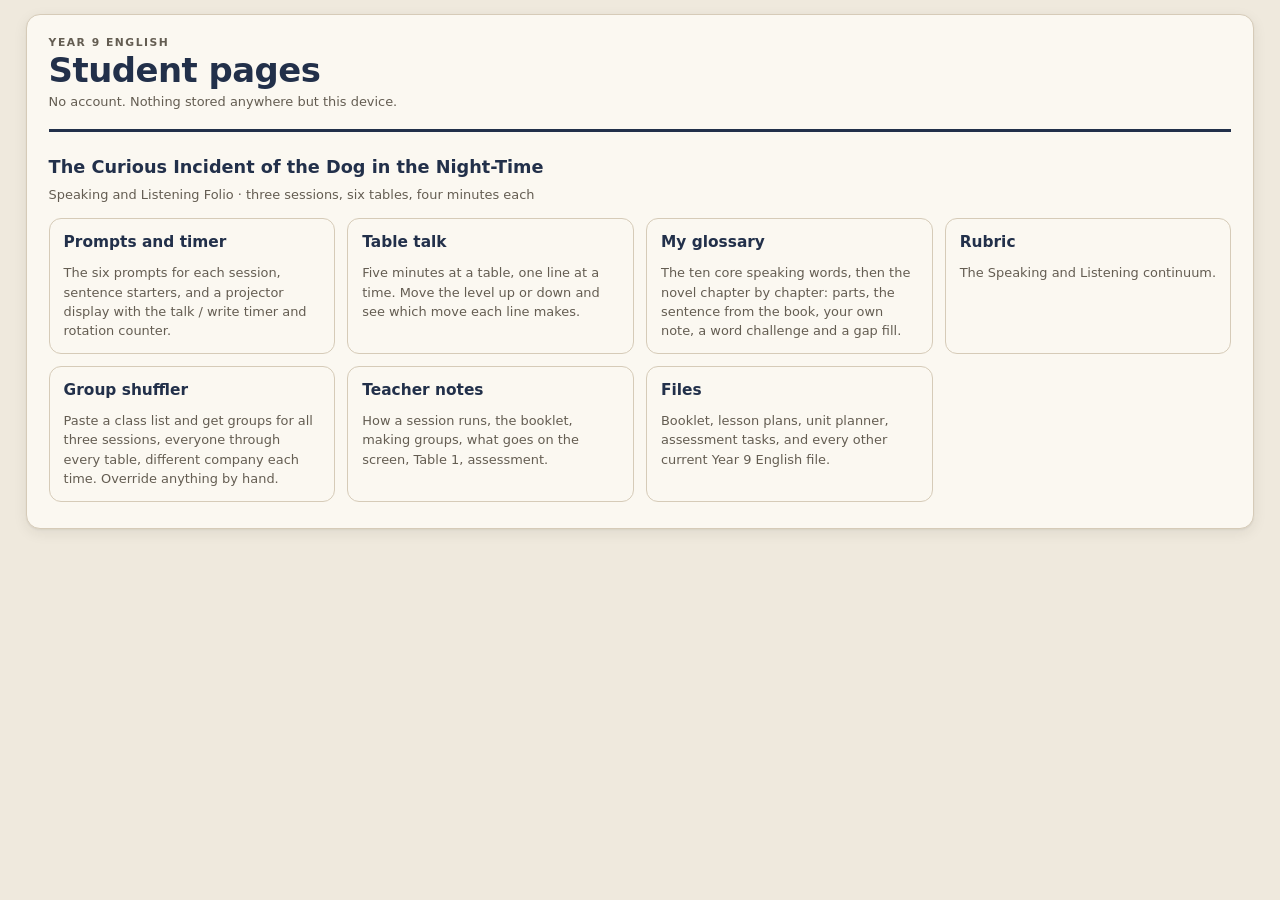
<file: index.html>
<!doctype html>
<html lang="en">
<head>
<meta charset="utf-8">
<meta name="viewport" content="width=device-width,initial-scale=1">
<meta name="description" content="Year 9 English student pages.">
<title>Year 9 English</title>
<link rel="stylesheet" href="curious-incident/folio.css?v=3">
<style>
html{font-size:clamp(15px, .5vw + 9px, 24px)}
.sheet{max-width:min(96vw,1900px)}
.hub{display:grid;gap:12px;grid-template-columns:repeat(auto-fill,minmax(250px,1fr));margin-top:14px}
a.card{display:flex;flex-direction:column;gap:5px;text-decoration:none;color:inherit;background:var(--paper)}
a.card:hover{border-color:var(--deep)}
a.card h3{color:var(--deep)}
a.card p{font-size:.84rem;color:var(--muted);margin:0}
.unit{margin-top:22px}
.unit h2{margin:0 0 4px}
.unit .sub{font-size:.84rem;color:var(--muted)}
</style>
</head>
<body>
<div class="sheet">
<header class="mast">
  <div>
    <div class="kicker">Year 9 English</div>
    <h1>Student pages</h1>
    <p class="read">No account. Nothing stored anywhere but this device.</p>
  </div>
</header>

<section class="unit">
  <h2>The Curious Incident of the Dog in the Night-Time</h2>
  <div class="sub">Speaking and Listening Folio · three sessions, six tables, four minutes each</div>
  <div class="hub">
    <a class="card" href="curious-incident/index.html"><h3>Prompts and timer</h3><p>The six prompts for each session, sentence starters, and a projector display with the talk / write timer and rotation counter.</p></a>
    <a class="card" href="curious-incident/wagoll.html"><h3>Table talk</h3><p>Five minutes at a table, one line at a time. Move the level up or down and see which move each line makes.</p></a>
    <a class="card" href="curious-incident/glossary.html"><h3>My glossary</h3><p>The ten core speaking words, then the novel chapter by chapter: parts, the sentence from the book, your own note, a word challenge and a gap fill.</p></a>
    <a class="card" href="curious-incident/rubric.html"><h3>Rubric</h3><p>The Speaking and Listening continuum.</p></a>
    <a class="card" href="curious-incident/groups.html"><h3>Group shuffler</h3><p>Paste a class list and get groups for all three sessions, everyone through every table, different company each time. Override anything by hand.</p></a>
    <a class="card" href="curious-incident/teacher.html"><h3>Teacher notes</h3><p>How a session runs, the booklet, making groups, what goes on the screen, Table 1, assessment.</p></a>
    <a class="card" href="curious-incident/resources.html"><h3>Files</h3><p>Booklet, lesson plans, unit planner, assessment tasks, and every other current Year 9 English file.</p></a>
  </div>
</section>
</div>
</body>
</html>
</file>
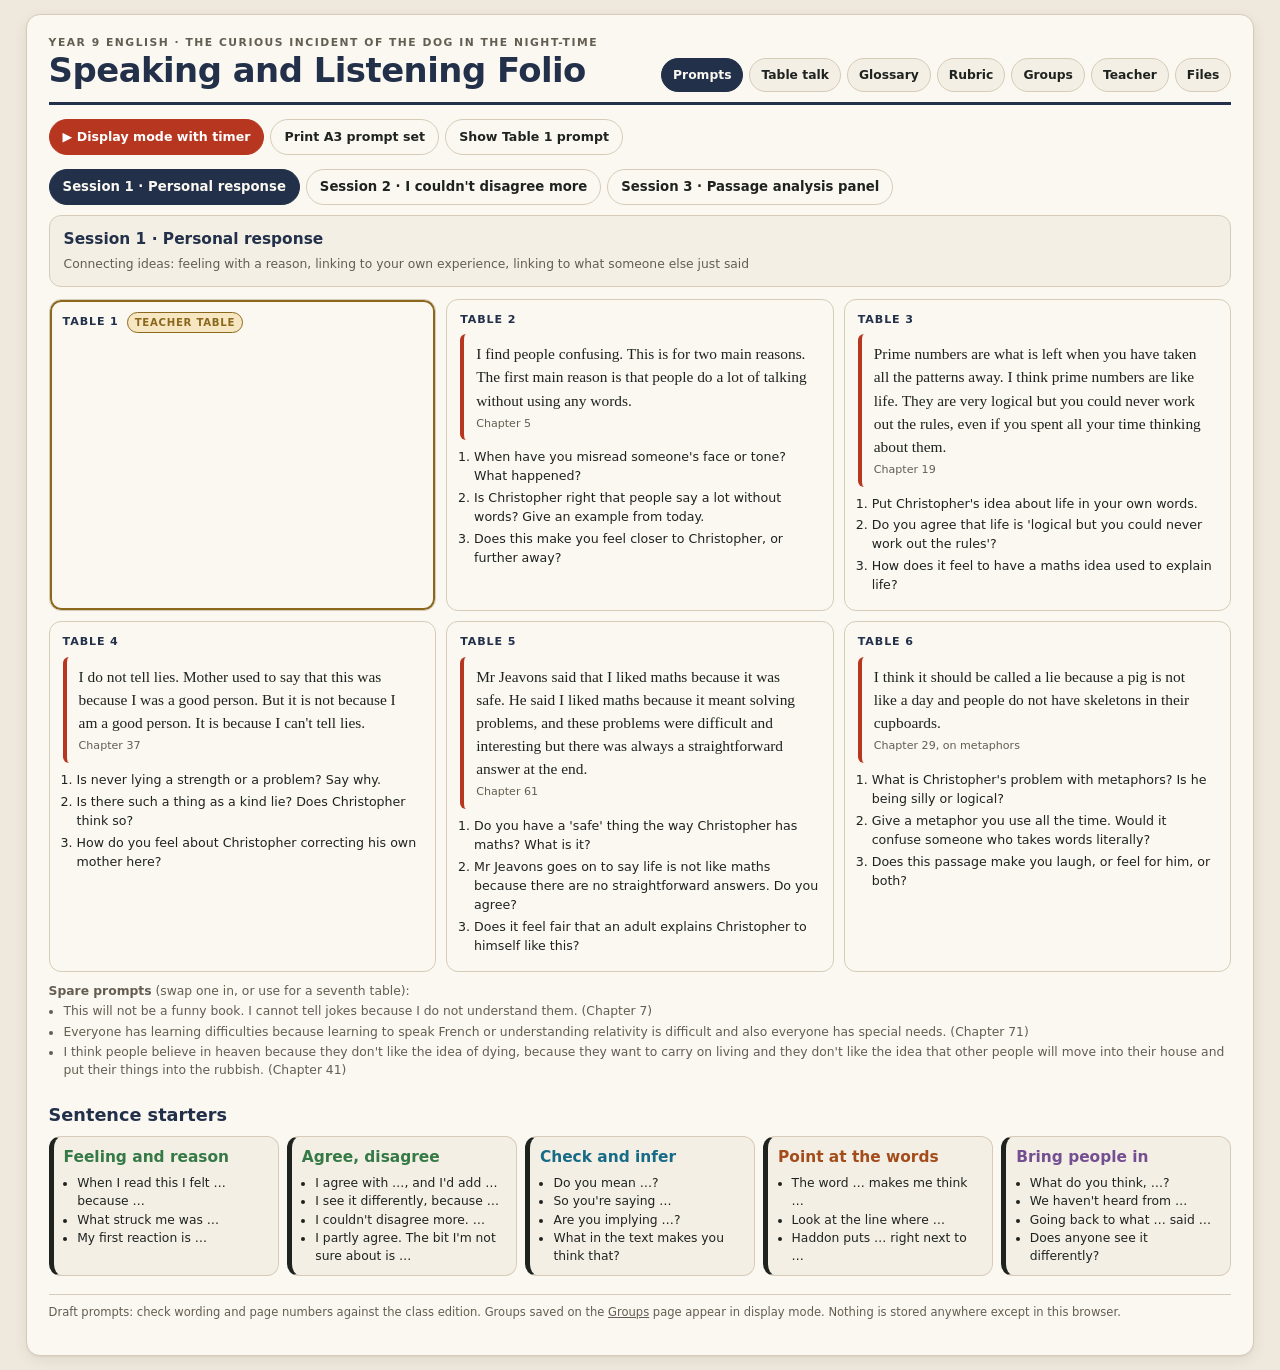
<file: curious-incident/index.html>
<!doctype html>
<html lang="en">
<head>
<meta charset="utf-8">
<meta name="viewport" content="width=device-width,initial-scale=1">
<meta name="description" content="Prompts, timer and rotation display for the Year 9 Curious Incident speaking and listening folio.">
<title>Curious Incident · Speaking Folio</title>
<link rel="stylesheet" href="folio.css?v=3">
<style>
html{font-size:clamp(15px, .5vw + 9px, 24px)}
.sheet{max-width:min(96vw,1900px)}
.steps{counter-reset:s;display:grid;gap:8px;grid-template-columns:repeat(5,1fr)}
.steps div{counter-increment:s;border:1px solid var(--line);border-radius:10px;background:var(--band);padding:9px 10px;font-size:.8rem;line-height:1.4}
.steps div::before{content:counter(s);display:inline-flex;width:22px;height:22px;border-radius:50%;background:var(--deep);color:var(--on-deep);
  font-weight:800;font-size:.75rem;align-items:center;justify-content:center;margin-bottom:4px}
@media (max-width:900px){.steps{grid-template-columns:repeat(2,1fr)}}
@media (max-width:520px){.steps{grid-template-columns:1fr}}

.sess-tabs{display:flex;flex-wrap:wrap;gap:6px;margin:14px 0 10px}
.sess-tabs button{font-size:.86rem}
.sess-head{display:grid;grid-template-columns:1fr;gap:12px;margin-bottom:12px}
@media (max-width:760px){.sess-head{grid-template-columns:1fr}}
.sess-head .card h3{color:var(--deep)}
.sess-head ol{margin:0;padding-left:1.2em;font-size:.86rem} .sess-head ol li{margin:3px 0}
.write{border-left:4px solid var(--listen)}
.pre{border-left:4px solid var(--gold);font-size:.84rem}

.stations{display:grid;grid-template-columns:repeat(3,1fr);gap:10px}
@media (max-width:900px){.stations{grid-template-columns:repeat(2,1fr)}}
@media (max-width:600px){.stations{grid-template-columns:1fr}}
.station{border:1px solid var(--line);border-radius:var(--radius);background:var(--paper);padding:12px 13px;display:flex;flex-direction:column;gap:6px}
.station.teacher{box-shadow:inset 0 0 0 2px var(--gold)}
.station .num{display:flex;align-items:center;gap:8px;font-size:.72rem;font-weight:800;letter-spacing:.08em;text-transform:uppercase;color:var(--deep)}
.station .talk{font-size:.82rem;margin:0;padding-left:1.1em} .station .talk li{margin:3px 0}
.spare{margin-top:10px;font-size:.8rem;color:var(--muted)} .spare li{margin:2px 0}

.station.t1hidden .body{display:none}
@page{size:A3 portrait;margin:18mm}
@media print{
  .sess-tabs,.tools,.spare,.sess-head,.mast nav,.starters,h2.noprint,.foot{display:none!important}
  .stations{display:block}
  .station{break-after:page;break-inside:avoid;min-height:240mm;margin:0;border:2px solid #22304a;border-radius:0;padding:16mm;box-shadow:none}
  .station:last-child{break-after:auto}
  .station.t1hidden .body{display:block}
  .station .num{font-size:20pt;margin-bottom:10mm}
  .station blockquote{font-size:30pt;line-height:1.35;margin:0 0 12mm}
  .station blockquote .src{font-size:16pt}
  .station .talk{font-size:22pt;line-height:1.4}
}
.starters{display:grid;grid-template-columns:repeat(5,1fr);gap:8px}
@media (max-width:1000px){.starters{grid-template-columns:repeat(3,1fr)}}
@media (max-width:600px){.starters{grid-template-columns:1fr}}
.starters .card{border-left:5px solid;padding:9px 10px}
.starters .card ul{margin:4px 0 0;padding-left:1.1em;font-size:.8rem}
.st-listen{border-left-color:var(--listen)} .st-listen h3{color:var(--listen)}
.st-respond{border-left-color:var(--respond)} .st-respond h3{color:var(--respond)}
.st-text{border-left-color:var(--text)} .st-text h3{color:var(--text)}
.st-invite{border-left-color:var(--invite)} .st-invite h3{color:var(--invite)}

/* ---------- display mode (projector) ---------- */
#display{position:fixed;inset:0;background:var(--deep);color:var(--on-deep);z-index:50;display:none;flex-direction:column;padding:16px 20px;overflow:auto}
#display.on{display:flex}
#display .top{display:flex;flex-wrap:wrap;gap:10px 18px;align-items:center;margin-bottom:10px}
#display .top h2{color:var(--on-deep);margin:0;font-size:1.3rem}
#display .phase{font-size:1.05rem;font-weight:800;letter-spacing:.06em;text-transform:uppercase;padding:4px 12px;border-radius:999px;background:rgba(255,255,255,.14)}
#display .phase.write{background:var(--listen)}
#display .clock{font-variant-numeric:tabular-nums;font-size:clamp(2rem,6vw,3.4rem);font-weight:800;line-height:1;margin-left:auto}
#display .clock.low{color:#ffd27a}
#display .tools button{background:rgba(255,255,255,.1);color:var(--on-deep);border-color:rgba(255,255,255,.35)}
#display .tools button[aria-pressed="true"]{background:var(--on-deep);color:var(--deep)}
#display .dgrid{display:grid;grid-template-columns:repeat(3,1fr);gap:12px;flex:1}
@media (max-width:900px){#display .dgrid{grid-template-columns:repeat(2,1fr)}}
#display .dst{background:rgba(255,255,255,.08);border:1px solid rgba(255,255,255,.2);border-radius:12px;padding:12px 14px;display:flex;flex-direction:column;gap:6px}
#display .dst.teacher{border-color:var(--gold);box-shadow:inset 0 0 0 2px var(--gold)}
#display .dst .num{font-size:.75rem;font-weight:800;letter-spacing:.1em;text-transform:uppercase;opacity:.8;display:flex;gap:8px;align-items:center}
#display .dst .who{font-size:.85rem;font-weight:700;color:#ffd27a}
#display .dst blockquote{background:rgba(255,255,255,.06);border-left-color:#ffd27a;color:var(--on-deep);font-size:clamp(.9rem,1.5vw,1.15rem)}
#display .dst blockquote .src{color:rgba(255,255,255,.7)}
#display .dst .talk{font-size:clamp(.78rem,1.2vw,.95rem);padding-left:1.1em;margin:0;opacity:.95}
#display .writeq{background:var(--listen);color:#fff;border-radius:12px;padding:12px 16px;font-size:clamp(1rem,2vw,1.4rem);font-weight:700;display:none;margin-bottom:12px}
#display.phase-write .writeq{display:block}
#display .mins{display:inline-flex;align-items:center;gap:4px;font-size:.8rem}
#display .mins input{width:46px;font:inherit;padding:3px 5px;border-radius:6px;border:1px solid rgba(255,255,255,.4);background:transparent;color:inherit}
</style>
</head>
<body>
<div class="sheet">

<header class="mast">
  <div>
    <div class="kicker">Year 9 English · The Curious Incident of the Dog in the Night-Time</div>
    <h1>Speaking and Listening Folio</h1>
  </div>
  <nav class="site" aria-label="Folio pages">
    <a href="index.html" aria-current="page">Prompts</a>
    <a href="wagoll.html">Table talk</a>
    <a href="glossary.html">Glossary</a>
    <a href="rubric.html">Rubric</a>
    <a href="groups.html">Groups</a>
    <a href="teacher.html">Teacher</a>
    <a href="resources.html">Files</a>
  </nav>
</header>

<div class="tools" style="margin-top:4px">
  <button class="primary" id="openDisplay">▶ Display mode with timer</button>
  <button id="printCards">Print A3 prompt set</button>
  <button id="showT1" aria-pressed="false">Show Table 1 prompt</button>
</div>

<div class="sess-tabs" id="tabs" role="tablist"></div>
<section id="session"></section>

<h2 class="noprint">Sentence starters</h2>
<div class="starters noprint" id="starters"></div>

<p class="foot">Draft prompts: check wording and page numbers against the class edition. Groups saved on the <a href="groups.html">Groups</a> page appear in display mode. Nothing is stored anywhere except in this browser.</p>
</div>

<!-- ---------- display mode ---------- -->
<div id="display" aria-hidden="true">
  <div class="top">
    <h2 id="dTitle"></h2>
    <span class="phase" id="dPhase">Rotation 1 of 6 · Talk</span>
    <div class="clock" id="dClock">5:00</div>
  </div>
  <div class="tools">
    <button id="dStart" class="primary">Start</button>
    <button id="dPause">Pause</button>
    <button id="dSkip">Skip to next phase</button>
    <button id="dPrev">◀ Rotation</button>
    <button id="dNext">Rotation ▶</button>
    <span class="mins">Talk <input id="dTalk" type="number" min="1" max="15" value="4"> min</span>
    <span class="mins">Write <input id="dWrite" type="number" min="1" max="10" value="2"> min</span>
    <button id="dSound" aria-pressed="true">Sound</button>
    <span class="sp"></span>
    <button id="dClose">Close</button>
  </div>
  <div class="writeq" id="dWriteQ"></div>
  <div class="dgrid" id="dGrid"></div>
</div>

<script src="prompts.js?v=3"></script>
<script>
const $ = s => document.querySelector(s);
const esc = s => String(s).replace(/&/g,"&amp;").replace(/</g,"&lt;").replace(/>/g,"&gt;");
let cur = (()=>{ const m=(location.hash||"").match(/session-(\d)/); return m? Math.min(FOLIO.sessions.length,Math.max(1,+m[1]))-1 : 0; })();

/* sentence starters */
document.getElementById("starters").innerHTML = FOLIO.starters.map(g=>`
  <div class="card st-${g.key}"><h3>${esc(g.name)}</h3><ul>${g.items.map(i=>`<li>${esc(i)}</li>`).join("")}</ul></div>`).join("");

/* session tabs */
const tabs = document.getElementById("tabs");
tabs.innerHTML = FOLIO.sessions.map((s,i)=>`<button role="tab" data-i="${i}" aria-pressed="${i===cur}">Session ${s.n} · ${esc(s.title)}</button>`).join("");
tabs.querySelectorAll("button").forEach(b=>b.onclick=()=>{cur=+b.dataset.i; history.replaceState(null,"","#session-"+(cur+1)); renderSession();});
const fromHash=()=>{ const m=(location.hash||"").match(/session-(\d)/); if(m){ const i=Math.min(FOLIO.sessions.length,Math.max(1,+m[1]))-1; if(i!==cur){ cur=i; renderSession(); } } };
window.addEventListener("hashchange",fromHash);

/* the Table 1 prompt is the teacher's: off the screen unless the teacher turns it on. Print always has it. */
let showT1 = false; try{ showT1 = localStorage.getItem("ci_t1")==="1"; }catch(e){}
function stationCard(st){
  const hide = st.teacher && !showT1;
  return `<div class="station${st.teacher?" teacher":""}${hide?" t1hidden":""}">
    <div class="num">Table ${st.n} ${st.teacher?'<span class="tag tag-teacher">Teacher table</span>':""}</div>
    <div class="body"><blockquote>${esc(st.quote)}${st.source?`<span class="src">${esc(st.source)}</span>`:""}</blockquote>
    <ol class="talk">${st.talk.map(t=>`<li>${esc(t)}</li>`).join("")}</ol></div>
  </div>`;
}

function renderSession(){
  const s = FOLIO.sessions[cur];
  tabs.querySelectorAll("button").forEach(b=>b.setAttribute("aria-pressed", +b.dataset.i===cur));
  $("#session").innerHTML = `
    <div class="sess-head">
      <div class="card">
        <h3>Session ${s.n} · ${esc(s.title)}</h3>
        <p class="small muted" style="margin:0">${esc(s.skill)}</p>
        ${s.panelQuestions?`<ol style="margin-top:8px">${s.panelQuestions.map(q=>`<li>${esc(q)}</li>`).join("")}</ol>`:""}
      </div>
    </div>
    <div class="stations">${s.stations.map(stationCard).join("")}</div>
    ${s.spare&&s.spare.length?`<div class="spare"><b>Spare prompts</b> (swap one in, or use for a seventh table):<ul class="tight">${
      s.spare.map(p=>`<li>${esc(p.quote)}${p.source?` <span class="muted">(${esc(p.source)})</span>`:""}</li>`).join("")}</ul></div>`:""}`;
}
renderSession();

/* ---------- display mode ---------- */
const D = {rot:1, phase:"talk", left:0, timer:null, running:false, sound:true};
const disp = document.getElementById("display");
const groupsFor = n => { try{ const g = JSON.parse(localStorage.getItem("ci_groups")||"null"); return g && g.sessions && g.sessions[n-1] || null; }catch(e){ return null; } };

function whoAt(table){
  const s = FOLIO.sessions[cur];
  const g = groupsFor(s.n); if(!g) return "";
  const groups = g.groups.filter(x=>x.length);
  const plan = FOLIO.rotation(groups.length, FOLIO.tables);
  const row = plan[D.rot-1] || [];
  const idx = row.indexOf(table);
  if(idx<0) return "";
  return `<div class="who">Group ${idx+1}: ${esc(groups[idx].join(", "))}</div>`;
}
function renderDisplay(){
  const s = FOLIO.sessions[cur];
  $("#dTitle").textContent = `Session ${s.n} · ${s.title}`;
  $("#dPhase").textContent = `Rotation ${D.rot} of ${FOLIO.tables} · ${D.phase==="talk"?"Talk":"Write"}`;
  $("#dPhase").classList.toggle("write", D.phase==="write");
  disp.classList.toggle("phase-write", D.phase==="write");
  $("#dWriteQ").textContent = "Write";
  $("#dGrid").innerHTML = s.stations.map(st=>`<div class="dst${st.teacher?" teacher":""}">
      <div class="num">Table ${st.n} ${st.teacher?'<span class="tag tag-teacher">Teacher table</span>':""}</div>
      ${whoAt(st.n)}
      ${st.teacher && !showT1 ? "" : `<blockquote>${esc(st.quote)}${st.source?`<span class="src">${esc(st.source)}</span>`:""}</blockquote>
      <ol class="talk">${st.talk.map(t=>`<li>${esc(t)}</li>`).join("")}</ol>`}</div>`).join("");
  drawClock();
}
const mins = () => D.phase==="talk" ? +$("#dTalk").value||5 : +$("#dWrite").value||2;
function drawClock(){
  const m = Math.floor(D.left/60), s = D.left%60;
  $("#dClock").textContent = `${m}:${String(s).padStart(2,"0")}`;
  $("#dClock").classList.toggle("low", D.left<=30);
  $("#dStart").textContent = D.running ? "Running" : (D.left===mins()*60 ? "Start" : "Resume");
}
function beep(n=1){
  if(!D.sound) return;
  try{
    const ac = new (window.AudioContext||window.webkitAudioContext)();
    for(let i=0;i<n;i++){
      const o = ac.createOscillator(), g = ac.createGain();
      o.connect(g); g.connect(ac.destination); o.frequency.value = 880;
      const t = ac.currentTime + i*0.35;
      g.gain.setValueAtTime(0.0001,t); g.gain.exponentialRampToValueAtTime(0.4,t+0.02); g.gain.exponentialRampToValueAtTime(0.0001,t+0.3);
      o.start(t); o.stop(t+0.32);
    }
  }catch(e){}
}
function resetPhase(){ D.left = mins()*60; drawClock(); }
function tick(){
  if(D.left>0){ D.left--; drawClock(); if(D.left===0){ beep(D.phase==="talk"?1:2); nextPhase(); } }
}
function start(){ if(D.running) return; D.running=true; D.timer=setInterval(tick,1000); drawClock(); }
function pause(){ D.running=false; clearInterval(D.timer); drawClock(); }
function nextPhase(){
  pause();
  if(D.phase==="talk"){ D.phase="write"; }
  else { D.phase="talk"; if(D.rot<FOLIO.tables) D.rot++; else { renderDisplay(); return; } }
  resetPhase(); renderDisplay(); start();
}
$("#openDisplay").onclick = ()=>{ D.rot=1; D.phase="talk"; pause(); resetPhase(); renderDisplay(); disp.classList.add("on"); disp.setAttribute("aria-hidden","false"); document.documentElement.requestFullscreen && document.documentElement.requestFullscreen().catch(()=>{}); };
$("#dClose").onclick = ()=>{ pause(); disp.classList.remove("on"); disp.setAttribute("aria-hidden","true"); document.fullscreenElement && document.exitFullscreen().catch(()=>{}); };
$("#dStart").onclick = start;
$("#dPause").onclick = pause;
$("#dSkip").onclick = ()=>{ nextPhase(); };
$("#dNext").onclick = ()=>{ pause(); if(D.rot<FOLIO.tables) D.rot++; D.phase="talk"; resetPhase(); renderDisplay(); };
$("#dPrev").onclick = ()=>{ pause(); if(D.rot>1) D.rot--; D.phase="talk"; resetPhase(); renderDisplay(); };
$("#dTalk").onchange = $("#dWrite").onchange = ()=>{ if(!D.running) resetPhase(); };
$("#printCards").onclick = ()=>window.print();
const t1btn = $("#showT1");
const paintT1 = ()=>{ t1btn.setAttribute("aria-pressed", showT1); t1btn.textContent = showT1 ? "Hide Table 1 prompt" : "Show Table 1 prompt"; };
t1btn.onclick = ()=>{ showT1 = !showT1; try{ localStorage.setItem("ci_t1", showT1?"1":"0"); }catch(e){} paintT1(); renderSession(); if(disp.classList.contains("on")) renderDisplay(); };
paintT1();
$("#dSound").onclick = e=>{ D.sound=!D.sound; e.currentTarget.setAttribute("aria-pressed",String(D.sound)); };
document.addEventListener("keydown", e=>{ if(!disp.classList.contains("on")) return; if(e.key==="Escape") $("#dClose").click(); if(e.key===" "){ e.preventDefault(); D.running?pause():start(); } });
</script>
</body>
</html>
</file>
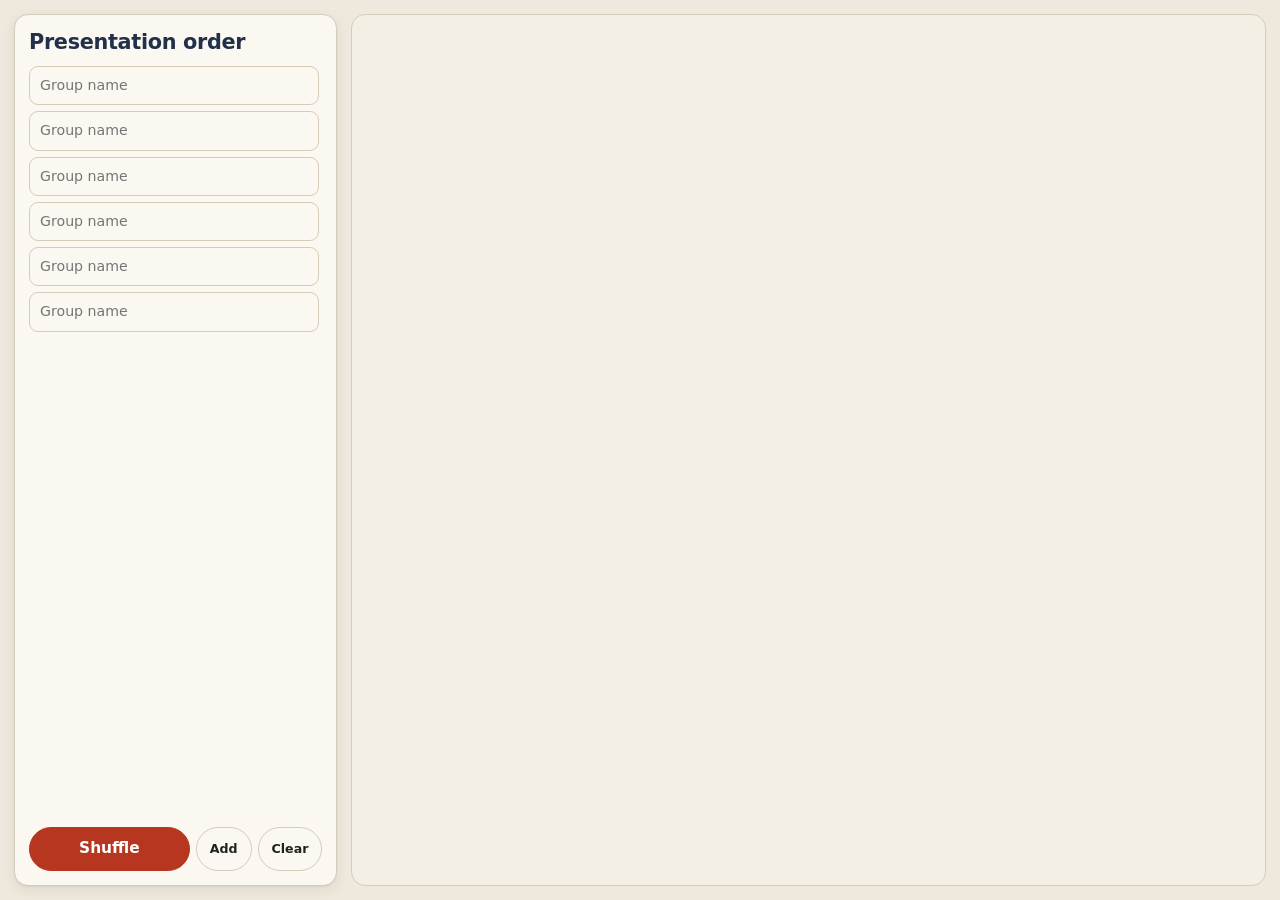
<file: order.html>
<!doctype html>
<html lang="en">
<head>
<meta charset="utf-8">
<meta name="viewport" content="width=device-width,initial-scale=1">
<meta name="robots" content="noindex">
<meta name="description" content="Presentation order.">
<title>Presentation order</title>
<link rel="stylesheet" href="curious-incident/folio.css?v=3">
<style>
html{font-size:clamp(15px, .5vw + 9px, 24px)}
body{height:100vh;height:100dvh;overflow:hidden}
.shell{height:100%;display:grid;grid-template-columns:minmax(15rem,21rem) minmax(0,1fr);gap:14px;padding:14px}
.side{display:flex;flex-direction:column;min-height:0;background:var(--paper);border:1px solid var(--line);
      border-radius:14px;box-shadow:var(--shadow);padding:14px}
.side h1{font-size:1.35rem;line-height:1.1;color:var(--deep);letter-spacing:-.015em;margin:.1rem 0 .7rem}
#list{flex:1;min-height:0;overflow-y:auto;display:flex;flex-direction:column;gap:6px;padding:2px 3px 2px 0}
.row{display:flex;gap:6px;align-items:center}
.row input{font:inherit;font-size:.92rem;padding:8px 10px;border:1px solid var(--line);border-radius:9px;
           background:var(--paper);color:var(--ink);min-height:38px;min-width:0}
.row input:focus{outline:2px solid var(--deep);outline-offset:-1px}
.row .nm{flex:1}
.row .slot{display:none;width:3rem;text-align:center;padding:8px 4px}
.rig .row .slot{display:block}
.row .slot.bad{border-color:var(--accent);background:var(--accent-soft)}
.acts{display:flex;flex-wrap:wrap;gap:6px;margin-top:10px}
.acts .primary{flex:1;justify-content:center;font-size:1rem;min-height:44px}
#resume{display:none;margin-bottom:8px;justify-content:center}
.rig #resume{display:inline-flex}
.busy button,.busy input{pointer-events:none}

#arena{position:relative;min-height:0;overflow:hidden;background:var(--band);border:1px solid var(--line);
       border-radius:14px}
.c{position:absolute;left:0;top:0;display:flex;align-items:center;background:var(--paper);
   border:2px solid var(--deep);border-radius:12px;box-shadow:var(--shadow);overflow:hidden;
   will-change:transform;user-select:none}
.c .n{position:absolute;left:0;top:0;bottom:0;display:flex;align-items:center;justify-content:center;
      background:var(--deep);color:var(--on-deep);font-weight:800;opacity:0;transition:opacity .35s}
.c.set .n{opacity:1}
.c .t{flex:1;min-width:0;white-space:nowrap;overflow:hidden;text-overflow:ellipsis;font-weight:700;
      color:var(--deep);text-align:center}

@media (max-width:800px){
  body{height:auto;overflow:auto}
  .shell{height:auto;grid-template-columns:1fr;padding:0;gap:10px}
  .side{border-radius:0;border-width:0 0 1px;box-shadow:none}
  #list{max-height:45vh}
  #arena{height:70vh;margin:0 10px 10px}
}
</style>
</head>
<body>
<div class="shell" id="shell">
  <section class="side">
    <h1>Presentation order</h1>
    <button id="resume" type="button">Resume</button>
    <div id="list"></div>
    <div class="acts">
      <button class="primary" id="go" type="button">Shuffle</button>
      <button id="add" type="button">Add</button>
      <button id="clear" type="button">Clear</button>
    </div>
  </section>
  <section id="arena" aria-live="polite"></section>
</div>
<script>
(function(){
  var KEY='y9-order-names', MIN_ROWS=6;
  var list=document.getElementById('list'), arena=document.getElementById('arena'),
      shell=document.getElementById('shell'), go=document.getElementById('go');
  var uid=0, cards={}, busy=false, settled=false, shown=null, syncTimer=null;
  var reduced=window.matchMedia && matchMedia('(prefers-reduced-motion: reduce)').matches;

  /* ---------- random ---------- */
  function rnd(k){
    if(window.crypto && crypto.getRandomValues){
      var a=new Uint32Array(1), lim=Math.floor(4294967296/k)*k;
      do{crypto.getRandomValues(a)}while(a[0]>=lim);
      return a[0]%k;
    }
    return Math.floor(Math.random()*k);
  }
  function between(a,b){return a+Math.random()*(b-a)}
  function shuffleInPlace(a){for(var i=a.length-1;i>0;i--){var j=rnd(i+1),t=a[i];a[i]=a[j];a[j]=t}return a}
  function sleep(ms){return new Promise(function(r){setTimeout(r,ms)})}

  /* ---------- rows ---------- */
  function addRow(value,focus){
    var id='g'+(++uid), row=document.createElement('div');
    row.className='row'; row.dataset.id=id;
    row.innerHTML='<input class="nm" type="text" maxlength="40" placeholder="Group name" autocomplete="off" spellcheck="false" aria-label="Group name">'+
                  '<input class="slot" type="text" inputmode="numeric" maxlength="2" placeholder="·" autocomplete="off" aria-label="Position">';
    row.querySelector('.nm').value=value||'';
    list.appendChild(row);
    if(focus) row.querySelector('.nm').focus();
    return row;
  }
  function rows(){return Array.prototype.slice.call(list.children)}
  function named(){
    return rows().map(function(r){return {id:r.dataset.id,name:r.querySelector('.nm').value.trim(),row:r}})
                 .filter(function(x){return x.name});
  }

  list.addEventListener('input',function(e){
    var t=e.target, row=t.closest('.row');
    if(t.classList.contains('nm')){
      if(t.value.trim().toLowerCase()==='rig'){t.value='';clearTimeout(syncTimer);toggleRig();return}
      var multi=t.value.split(/\r?\n/);
      if(multi.length>1){
        t.value=multi[0].trim();
        var at=row;
        for(var i=1;i<multi.length;i++){
          if(!multi[i].trim()) continue;
          var nx=at.nextElementSibling;
          if(!nx||nx.querySelector('.nm').value.trim()){nx=addRow('');at.after(nx)}
          nx.querySelector('.nm').value=multi[i].trim(); at=nx;
        }
      }
      schedule();
    }else{
      t.value=t.value.replace(/\D/g,'');
      validateSlots();
    }
  });
  list.addEventListener('keydown',function(e){
    var t=e.target;
    if(!t.classList.contains('nm')) return;
    var row=t.closest('.row');
    if(e.key==='Enter'){
      e.preventDefault();
      var nx=row.nextElementSibling;
      if(!nx) nx=addRow('');
      nx.querySelector('.nm').focus();
    }else if(e.key==='Backspace' && !t.value && rows().length>1){
      e.preventDefault();
      var pv=row.previousElementSibling||row.nextElementSibling;
      row.remove(); pv.querySelector('.nm').focus(); validateSlots(); schedule();
    }
  });
  document.getElementById('add').onclick=function(){addRow('',true)};
  document.getElementById('clear').onclick=function(){
    list.innerHTML=''; for(var i=0;i<MIN_ROWS;i++) addRow('');
    toggleRig(false); settled=false; sync(); list.querySelector('.nm').focus();
  };

  /* ---------- cards ---------- */
  function schedule(){clearTimeout(syncTimer);syncTimer=setTimeout(sync,650)}
  function sync(){
    if(busy){schedule();return}
    var items=named(), keep={};
    items.forEach(function(it){
      keep[it.id]=1;
      var c=cards[it.id];
      if(!c){
        c=document.createElement('div'); c.className='c';
        c.innerHTML='<span class="n"></span><span class="t"></span>';
        arena.appendChild(c); cards[it.id]=c;
      }
      c.querySelector('.t').textContent=it.name;
    });
    Object.keys(cards).forEach(function(id){if(!keep[id]){cards[id].remove();delete cards[id]}});
    settled=false; shown=null;
    place(items.map(function(i){return i.id}),false);
    validateSlots(); save();
  }
  function save(){
    try{localStorage.setItem(KEY,JSON.stringify(named().map(function(x){return x.name})))}catch(e){}
  }

  /* ---------- layout: pick the column count that gives the biggest type ---------- */
  function geometry(ids){
    var n=ids.length, W=arena.clientWidth, H=arena.clientHeight;
    var pad=Math.min(W,H)*.03, gap=Math.min(W,H)*.02, AW=W-pad*2, AH=H-pad*2;
    var longest=4; ids.forEach(function(id){longest=Math.max(longest,cards[id].querySelector('.t').textContent.length)});
    var best=null;
    for(var c=1;c<=n;c++){
      var r=Math.ceil(n/c), w=(AW-gap*(c-1))/c, h=Math.min((AH-gap*(r-1))/r, w*.7);
      if(w<=0||h<=0) continue;
      var fs=Math.min(h*.4,(w-h*1.3)*.95/(longest*.68));
      if(!best||fs>best.fs+.5) best={c:c,r:r,w:w,h:h,fs:fs};
    }
    if(!best) best={c:1,r:n,w:AW,h:AH/n,fs:12};
    var totalH=best.r*best.h+gap*(best.r-1), y0=pad+(AH-totalH)/2, pos=[];
    for(var i=0;i<n;i++){
      var rr=Math.floor(i/best.c), cc=i%best.c, inRow=(rr===best.r-1)?(n-rr*best.c):best.c;
      var x0=pad+(AW-(inRow*best.w+gap*(inRow-1)))/2;
      pos.push({x:x0+cc*(best.w+gap),y:y0+rr*(best.h+gap)});
    }
    return {w:best.w,h:best.h,fs:Math.max(11,best.fs),pos:pos,W:W,H:H};
  }
  function size(g,ids){
    ids.forEach(function(id){
      var c=cards[id];
      c.style.width=g.w+'px'; c.style.height=g.h+'px'; c.style.fontSize=g.fs+'px';
      var n=c.querySelector('.n'); n.style.width=g.h+'px'; n.style.fontSize=(g.h*.5)+'px';
      c.querySelector('.t').style.padding='0 '+(g.h*.15)+'px 0 '+(g.h+g.h*.15)+'px';
    });
  }
  function place(ids,animate){
    if(!ids.length) return;
    var g=geometry(ids); size(g,ids);
    ids.forEach(function(id,i){
      var c=cards[id];
      c.style.transition=animate?'':'none';
      c.style.transform='translate('+g.pos[i].x+'px,'+g.pos[i].y+'px)';
      c.classList.toggle('set',settled);
    });
  }
  window.addEventListener('resize',function(){if(!busy) place(shown||named().map(function(i){return i.id}),false)});

  /* ---------- the order ---------- */
  function pins(items){
    var n=items.length, m={};
    items.forEach(function(it){
      var v=it.row.querySelector('.slot').value;
      var s=parseInt(v,10);
      if(s>=1&&s<=n&&!m[s]) m[s]=it.id;
    });
    return m;
  }
  function compute(items){
    var n=items.length, order=new Array(n), pinned=pins(items), taken={};
    Object.keys(pinned).forEach(function(s){order[s-1]=pinned[s];taken[pinned[s]]=1});
    var free=items.map(function(i){return i.id}).filter(function(id){return !taken[id]});
    shuffleInPlace(free);
    for(var i=0;i<n;i++) if(!order[i]) order[i]=free.pop();
    return order;
  }
  function validateSlots(){
    var items=named(), n=items.length, seen={};
    rows().forEach(function(r){
      var s=r.querySelector('.slot'), v=parseInt(s.value,10), bad=false;
      if(s.value){
        var on=items.some(function(i){return i.row===r});
        bad=!on||!(v>=1&&v<=n)||!!seen[v];
        if(!bad) seen[v]=1;
      }
      s.classList.toggle('bad',bad);
    });
  }

  /* ---------- the shuffle ---------- */
  async function shuffle(){
    var items=named();
    if(busy||items.length<2) return;
    clearTimeout(syncTimer); sync();
    busy=true; shell.classList.add('busy');
    var ids=items.map(function(i){return i.id}), order=compute(items), g=geometry(ids);
    settled=false; ids.forEach(function(id){cards[id].classList.remove('set')});
    if(!reduced){
      /* gather into a pile, then throw them around */
      ids.forEach(function(id,i){
        var c=cards[id];
        c.style.transition='transform .45s cubic-bezier(.5,0,.2,1)';
        c.style.zIndex=i;
        c.style.transform='translate('+(g.W/2-g.w/2+between(-12,12))+'px,'+(g.H/2-g.h/2+between(-12,12))+'px) rotate('+between(-8,8)+'deg)';
      });
      await sleep(560);
      var hops=7;
      for(var h=0;h<hops;h++){
        ids.forEach(function(id){
          var c=cards[id], x=between(0,Math.max(0,g.W-g.w)), y=between(0,Math.max(0,g.H-g.h));
          c.style.transition='transform '+between(.26,.42).toFixed(2)+'s cubic-bezier(.3,1.35,.5,1)';
          c.style.zIndex=Math.floor(between(0,50));
          c.style.transform='translate('+x+'px,'+y+'px) rotate('+between(-28,28)+'deg) scale('+between(.88,1.1)+')';
        });
        await sleep(400);
      }
    }
    settled=true; shown=order;
    order.forEach(function(id,i){
      var c=cards[id], n=c.querySelector('.n');
      n.textContent=i+1; c.style.zIndex=0;
      c.style.transition=reduced?'none':'transform .8s cubic-bezier(.2,.9,.25,1) '+(i*70)+'ms';
      c.style.transform='translate('+g.pos[i].x+'px,'+g.pos[i].y+'px)';
      setTimeout(function(){c.classList.add('set')},reduced?0:300+i*70);
    });
    await sleep(reduced?50:900+order.length*70);
    busy=false; shell.classList.remove('busy');
  }
  go.onclick=shuffle;

  /* ---------- mode switch ---------- */
  function toggleRig(on){
    var next=(typeof on==='boolean')?on:!shell.classList.contains('rig');
    shell.classList.toggle('rig',next);
    if(next){validateSlots();var f=list.querySelector('.slot');if(f&&document.activeElement===document.body)f.focus()}
    else if(document.activeElement&&document.activeElement.blur) document.activeElement.blur();
  }
  document.getElementById('resume').onclick=function(){toggleRig(false)};
  var buf='', last=0;
  document.addEventListener('keydown',function(e){
    var t=e.target;
    if(t&&(t.tagName==='INPUT'||t.tagName==='TEXTAREA')) return;
    if(e.ctrlKey||e.metaKey||e.altKey||e.key.length!==1) return;
    var now=Date.now(); if(now-last>1500) buf=''; last=now;
    buf=(buf+e.key.toLowerCase()).slice(-3);
    if(buf==='rig'){buf='';toggleRig()}
  });

  /* ---------- start ---------- */
  var saved=[];
  try{saved=JSON.parse(localStorage.getItem(KEY)||'[]')}catch(e){}
  if(!Array.isArray(saved)) saved=[];
  saved.slice(0,60).forEach(function(n){if(typeof n==='string') addRow(n)});
  while(list.children.length<MIN_ROWS) addRow('');
  sync();
  if(window.ResizeObserver) new ResizeObserver(function(){if(!busy) place(shown||named().map(function(i){return i.id}),false)}).observe(arena);
})();
</script>
</body>
</html>
</file>
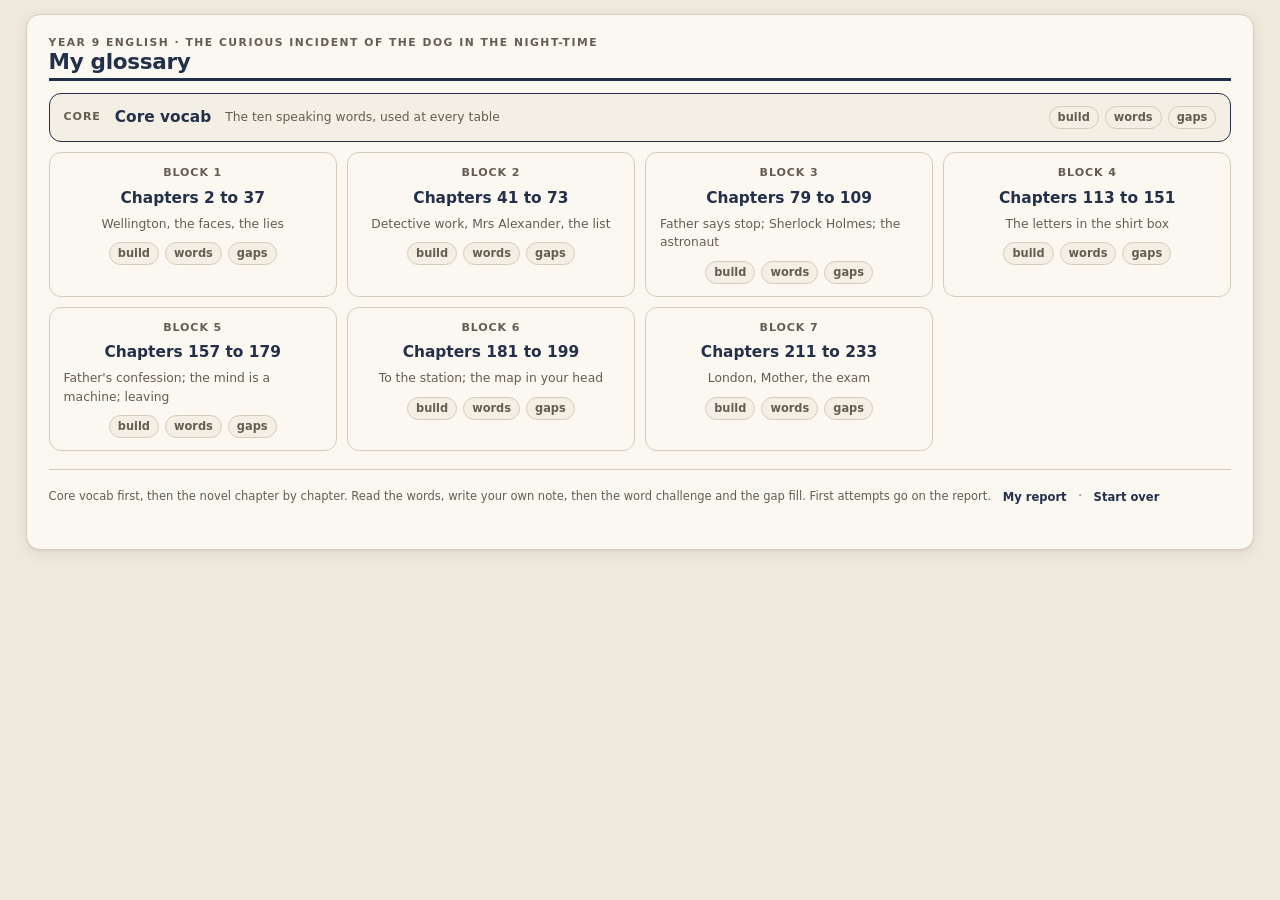
<file: curious-incident/glossary.html>
<!doctype html>
<html lang="en">
<head>
<meta charset="utf-8">
<meta name="viewport" content="width=device-width,initial-scale=1">
<meta name="description" content="My glossary: the Curious Incident chapter by chapter. Eight words a block, their parts, the sentence from the book, your own note, a word challenge and a gap fill.">
<title>Curious Incident · My glossary</title>
<link rel="stylesheet" href="folio.css?v=3">
<style>
html{font-size:clamp(15px, .5vw + 9px, 24px)}
.sheet{max-width:min(96vw,1900px)}
:root{--m-pre:#2c6fa8;--m-root:#9a5518;--m-suf:#3f7a4a}
.screen{display:none}.screen.active{display:block}
[hidden]{display:none!important}
.mast h1{font-size:1.4rem;margin:0}.mast{margin-bottom:6px;padding-bottom:4px}.mast .kicker{font-size:.7rem}
.topbar{display:flex;justify-content:space-between;align-items:center;gap:10px;margin:4px 0 8px}
.prog{font-size:.78rem;font-weight:800;letter-spacing:.08em;text-transform:uppercase;color:var(--muted)}
.blocks{display:grid;grid-template-columns:repeat(4,1fr);gap:10px;margin:12px 0}
.blk.core{grid-column:1/-1;flex-direction:row;align-items:center;gap:14px;border-color:var(--deep);background:var(--band)} .blk.core .sc{margin:0 0 0 auto}
@media (max-width:1000px){.blocks{grid-template-columns:repeat(2,1fr)}}
.blk{display:flex;flex-direction:column;gap:5px;text-align:left;border:1px solid var(--line);border-radius:12px;padding:12px 14px;background:var(--paper);cursor:pointer;font:inherit;color:inherit}
.blk:hover{border-color:var(--deep)}
.blk .n{font-size:.72rem;font-weight:800;letter-spacing:.08em;text-transform:uppercase;color:var(--muted)}
.blk .t{font-weight:800;font-size:1rem;color:var(--deep)} .blk .d{font-size:.8rem;color:var(--muted)}
.blk .sc{display:flex;gap:6px;margin-top:4px;font-size:.74rem;font-weight:700}
.blk .sc span{padding:2px 8px;border-radius:999px;background:var(--band);border:1px solid var(--line);color:var(--muted)}
.blk .sc span.ok{background:#eef5ee;border-color:#2f6a3e;color:#2f6a3e}
.steps{display:flex;gap:8px;margin:8px 0 10px;flex-wrap:wrap}
.steps button{font-size:.8rem}
.steps button[aria-pressed="true"]{background:var(--deep);color:var(--on-deep);border-color:var(--deep)}
.legend{display:flex;gap:14px;font-size:.74rem;font-weight:700;border:1px solid var(--line);border-radius:8px;padding:3px 10px;background:var(--band)}
.legend .mp,.fb .mp{color:var(--m-pre)} .legend .mr,.fb .mr{color:var(--m-root)} .legend .ms,.fb .ms{color:var(--m-suf)}
.cards{display:grid;grid-template-columns:repeat(4,1fr);gap:8px}
@media (min-width:1100px){.cards{grid-template-columns:repeat(6,1fr)}}
@media (max-width:900px){.cards{grid-template-columns:repeat(2,1fr)}}
/* build: the board */
.bankbox{border:1px solid var(--line);border-radius:12px;background:var(--band);padding:8px 12px 10px;display:grid;grid-template-columns:1fr 2fr 1fr;gap:6px 18px}
@media (max-width:900px){.bankbox{grid-template-columns:1fr}}
.bkh{font-size:.68rem;font-weight:800;letter-spacing:.08em;text-transform:uppercase;margin-bottom:3px} .bkh.p{color:var(--m-pre)} .bkh.r{color:var(--m-root)} .bkh.s{color:var(--m-suf)}
.bank{display:flex;gap:6px;flex-wrap:wrap}
.tile{font-family:Georgia,serif;font-size:.95rem;font-weight:700;padding:4px 10px;border:2px solid;border-radius:9px;background:var(--paper);cursor:grab;display:flex;flex-direction:column;align-items:center;gap:0;line-height:1.15}
.tile small{font-family:'Segoe UI',Tahoma,sans-serif;font-size:.62rem;font-weight:600;color:var(--muted)}
.tile.p{color:var(--m-pre);border-color:#9bbedb;background:#eef4fa} .tile.r{color:var(--m-root);border-color:#d9b48f;background:#faf1e6} .tile.s{color:var(--m-suf);border-color:#a6c9ad;background:#eef6ef}
.tile.sel{outline:3px solid var(--deep);outline-offset:1px}
.rows{display:grid;grid-template-columns:repeat(auto-fill,minmax(520px,1fr));gap:5px 10px;margin-top:8px}
@media (max-width:1100px){.rows{grid-template-columns:1fr}}
.wrow{display:flex;align-items:center;flex-wrap:wrap;gap:4px 12px;border:1px solid var(--line);border-radius:10px;background:var(--paper);padding:4px 12px}
.wrow.done{background:#eef5ee;border-color:#2f6a3e} .wrow.done .built{font-family:Georgia,serif;font-size:1.05rem;color:#2f6a3e}
.wrow .wdef{flex:1 1 220px;font-size:.88rem;line-height:1.35} .wrow .wdef i{color:var(--muted)}
.slots{display:flex;align-items:center;gap:4px;flex:none;margin-left:auto}
.slot{min-width:64px;height:36px;border:2px dashed var(--line);border-radius:9px;background:var(--band);font:inherit;font-size:.78rem;color:var(--muted);cursor:pointer;padding:0 8px}
.slot.over{border-color:var(--deep)} .slot.filled{border-style:solid;font-family:Georgia,serif;font-size:.95rem;font-weight:700}
.slot.filled.p{color:var(--m-pre);border-color:#9bbedb;background:#eef4fa} .slot.filled.r{color:var(--m-root);border-color:#d9b48f;background:#faf1e6} .slot.filled.s{color:var(--m-suf);border-color:#a6c9ad;background:#eef6ef}
.plus{color:var(--muted);font-weight:700}
.wrow.shake{animation:shake .4s} @keyframes shake{0%,100%{transform:translateX(0)}25%{transform:translateX(-7px)}75%{transform:translateX(7px)}}
.vcard{border:1px solid var(--line);border-radius:10px;padding:6px 8px;background:var(--paper);display:flex;flex-direction:column;gap:2px}
.vcard .w{font-family:Georgia,serif;font-size:1.05rem;font-weight:700}
.vcard .w .mp{color:var(--m-pre)} .vcard .w .mr{color:var(--m-root)} .vcard .w .ms{color:var(--m-suf)}
.vcard .pos{font-size:.74rem;color:var(--muted);font-style:italic;margin-left:6px}
.vcard .meaning{font-size:.82rem;line-height:1.32}
.vcard .morph{font-size:.7rem;color:var(--muted);line-height:1.28;border-top:1px dashed var(--line);padding-top:3px}
.vcard .morph b{color:var(--ink)}
.vcard .q{font-size:.72rem;color:var(--deep);font-style:italic;line-height:1.28} .vcard .q small{color:var(--muted);font-style:normal}
.vcard textarea{width:100%;font:inherit;font-size:.72rem;line-height:1.25;min-height:2em;padding:4px 6px;border:1px dashed var(--line);border-radius:6px;background:var(--band);color:var(--ink);resize:vertical;margin-top:auto}
.vcard textarea::placeholder{color:var(--muted)}
.task{max-width:820px;margin:0 auto}
#task:has(.bankbox){max-width:none}
.qlab{font-size:.78rem;font-weight:800;letter-spacing:.08em;text-transform:uppercase;color:var(--muted);margin-bottom:6px}
.qtext{font-size:1.1rem;line-height:1.55;margin-bottom:14px}
.qtext .gap{display:inline-block;min-width:120px;border-bottom:2px solid var(--ink);text-align:center;font-weight:800;color:var(--accent)}
.qtext small{color:var(--muted);font-size:.78rem}
.opts{display:grid;grid-template-columns:1fr 1fr;gap:8px}
@media (max-width:640px){.opts{grid-template-columns:1fr}}
.opt{padding:11px 13px;border:1px solid var(--line);border-radius:8px;background:var(--paper);font:inherit;font-size:.95rem;text-align:left;cursor:pointer;color:inherit}
.opt:hover:not(:disabled){border-color:var(--deep)} .opt:disabled{cursor:default}
.opt.right{background:#eef5ee;border-color:#2f6a3e;color:#2f6a3e;font-weight:700}
.opt.wrongpick{background:#f7ecec;border-color:#a83232;color:#a83232}
.fb{margin-top:12px;padding:11px 13px;border-radius:8px;font-size:.9rem;line-height:1.5;display:none}
.fb.show{display:block} .fb.good{background:#eef5ee;color:#234e2c} .fb.bad{background:#f7ecec;color:#7a2020}
.nextrow{display:flex;justify-content:flex-end;gap:10px;margin-top:14px}
.sumbox{border:1px solid var(--line);border-radius:10px;padding:18px;margin:14px auto;text-align:center;max-width:520px}
.sumbox .big{font-family:Georgia,serif;font-size:2rem;font-weight:700;color:var(--deep)}
.repgrid{width:100%;max-width:900px;border-collapse:collapse;margin:12px auto}
.repgrid th,.repgrid td{border:1px solid var(--line);padding:6px 10px;font-size:.86rem;text-align:left}
.repgrid th{background:var(--band);font-size:.72rem;text-transform:uppercase;letter-spacing:.06em}
.idrow{display:flex;gap:10px;flex-wrap:wrap;justify-content:center;margin:12px 0}
.idrow input{padding:8px 11px;border:1px solid var(--line);border-radius:8px;font:inherit;background:var(--paper);min-width:220px}
.linkbtn{background:none;border:none;color:var(--deep);font:inherit;font-weight:700;cursor:pointer;padding:4px 8px}
.mynotes{max-width:900px;margin:0 auto}
.mynotes .row{display:grid;grid-template-columns:180px 1fr;gap:10px;padding:5px 0;border-bottom:1px dotted var(--line);font-size:.86rem}
@media print{ nav.site,.tools,.topbar,.nextrow,.steps,.noprint{display:none!important} .screen{display:none} .screen.active{display:block} }
</style>
</head>
<body>
<div class="sheet">
<header class="mast">
  <div>
    <div class="kicker">Year 9 English · The Curious Incident of the Dog in the Night-Time</div>
    <h1>My glossary</h1>
  </div>
</header>

<div class="screen active" id="scr-home">
  <div class="blocks" id="blocks"></div>
  <p class="foot">Core vocab first, then the novel chapter by chapter. Read the words, write your own note, then the word challenge and the gap fill. First attempts go on the report. <button class="linkbtn" id="report">My report</button> · <button class="linkbtn" id="reset">Start over</button></p>
</div>

<div class="screen" id="scr-block">
  <div class="topbar"><button class="linkbtn" data-go="home">← all chapters</button><span class="legend"><span class="mp">prefix</span><span class="mr">root</span><span class="ms">suffix</span></span><span class="prog" id="bname"></span></div>
  <div class="steps" id="steps"></div>
  <div id="study"><div class="cards" id="cards"></div></div>
  <div class="task" id="task" hidden></div>
</div>

<div class="screen" id="scr-report">
  <div class="topbar"><button class="linkbtn" data-go="home">← all chapters</button><span class="prog">My report</span></div>
  <div id="report-body"></div>
</div>
</div>

<script src="glossary-data.js?v=4"></script>
<script>
"use strict";
const KEY = "ci_glossary";
const $ = s => document.querySelector(s);
const esc = t => String(t).replace(/&/g,"&amp;").replace(/</g,"&lt;").replace(/>/g,"&gt;");
const shuffle = a => { a=a.slice(); for(let i=a.length-1;i>0;i--){ const j=Math.floor(Math.random()*(i+1)); [a[i],a[j]]=[a[j],a[i]]; } return a; };
const blank = () => ({ first:{}, done:{}, notes:{}, name:"" });
let S = (()=>{ try{ const s=JSON.parse(localStorage.getItem(KEY)); return s && s.first ? s : blank(); }catch(e){ return blank(); } })();
const save = () => { try{ localStorage.setItem(KEY, JSON.stringify(S)); }catch(e){} };
let cur = null, step = "study";

function go(name){ document.querySelectorAll(".screen").forEach(s=>s.classList.remove("active")); $("#scr-"+name).classList.add("active"); if(name==="home") renderHome(); if(name==="report") renderReport(); window.scrollTo(0,0); }
document.querySelectorAll("[data-go]").forEach(b=>b.onclick=()=>go(b.dataset.go));
$("#reset").onclick = ()=>{ if(confirm("Clear your notes and scores?")){ S=blank(); save(); go("home"); } };
$("#report").onclick = ()=>go("report");

const score = (b, kind) => { const t=b.words.length; const r=b.words.filter((w,i)=>S.first[b.id+kind+i]===true).length; return { r, t }; };
const doneKey = (b, kind) => S.done[b.id+kind];
function renderHome(){
  $("#blocks").innerHTML = BLOCKS.map((b,i)=>{ const m=score(b,"m"), g=score(b,"g");
    return `<button class="blk${b.core?" core":""}" data-i="${i}"><span class="n">${b.core?"Core":"Block "+i}</span><span class="t">${esc(b.name)}</span><span class="d">${esc(b.sub)}</span>
      <span class="sc"><span class="${doneKey(b,"b")?"ok":""}">${doneKey(b,"b")?`build ${score(b,"b").r}/${score(b,"b").t}`:"build"}</span><span class="${doneKey(b,"m")?"ok":""}">${doneKey(b,"m")?`words ${m.r}/${m.t}`:"words"}</span><span class="${doneKey(b,"g")?"ok":""}">${doneKey(b,"g")?`gaps ${g.r}/${g.t}`:"gaps"}</span></span></button>`; }).join("");
  $("#blocks").querySelectorAll(".blk").forEach(b=>b.onclick=()=>{ cur=BLOCKS[+b.dataset.i]; step="study"; openBlock(); });
}
/* colour each part in place and keep whatever sits between parts (a space, a hyphen) */
const colourWord = v => { let out="", pos=0; for (const [t,k] of v.parts) { const at=v.w.indexOf(t,pos); if(at<0) return esc(v.w); out += esc(v.w.slice(pos,at)) + `<span class="m${k==="p"?"p":k==="s"?"s":"r"}">${esc(t)}</span>`; pos=at+t.length; } return out + esc(v.w.slice(pos)); };
function openBlock(){
  go("block"); $("#bname").textContent = cur.name;
  $("#steps").innerHTML = [["study","1 · Study"],["build","2 · Build"],["match","3 · Word challenge"],["gap","4 · Gap fill"]].map(([k,l])=>`<button data-s="${k}" aria-pressed="${k===step}">${l}</button>`).join("");
  $("#steps").querySelectorAll("button").forEach(b=>b.onclick=()=>{ step=b.dataset.s; openBlock(); });
  $("#study").hidden = step!=="study"; $("#task").hidden = step==="study";
  if(step==="study") renderStudy(); else if(step==="build") startBuild(); else if(step==="match") startMatch(); else startGap();
}
function renderStudy(){
  $("#cards").innerHTML = cur.words.map((v,i)=>`<div class="vcard"><span class="w">${colourWord(v)}</span><span class="pos">${v.pos}</span><div class="meaning">${esc(v.meaning)}</div><div class="morph">${v.morph}</div><div class="q">“${esc(v.q)}” <small>${v.ch?"ch. "+v.ch:esc(v.src||"")}</small></div><textarea data-i="${i}" placeholder="My note: in my words, or in my language">${esc(S.notes[cur.id+i]||"")}</textarea></div>`).join("");
  $("#cards").querySelectorAll("textarea").forEach(t=>t.oninput=()=>{ S.notes[cur.id+t.dataset.i]=t.value; save(); });
}
/* quiz: wrong answers come back; the first attempt is what is recorded */
function runQuiz({ items, kind, label, render, onDone }){
  let queue = shuffle(items.map((it,i)=>({it,i})));
  const next = ()=>{
    if(!queue.length){ onDone(); return; }
    const {it,i} = queue.shift();
    const left = new Set([i, ...queue.map(q=>q.i)]).size;
    $("#task").innerHTML = `<div class="qlab">${label} · ${items.length - left + 1} of ${items.length}</div>` + render(it) +
      `<div class="opts">${shuffle(it.opts).map(o=>`<button class="opt" data-v="${esc(o)}">${esc(o)}</button>`).join("")}</div><div class="fb" id="fb"></div><div class="nextrow"><button class="primary" id="nxt" hidden>Next →</button></div>`;
    $("#task").querySelectorAll(".opt").forEach(b=>b.onclick=()=>{
      const ok = b.dataset.v===it.a;
      if(!(cur.id+kind+i in S.first)) { S.first[cur.id+kind+i]=ok; save(); }
      $("#task").querySelectorAll(".opt").forEach(x=>{ x.disabled=true; if(x.dataset.v===it.a) x.classList.add("right"); });
      if(!ok){ b.classList.add("wrongpick"); queue.push({it,i}); }
      const fb=$("#fb"); fb.className="fb show "+(ok?"good":"bad"); fb.innerHTML=(ok?"✓ ":"✗ ")+it.explain+(ok?"":" It will come back.");
      $("#nxt").hidden=false; $("#nxt").focus();
    });
    $("#nxt").onclick = next;
  };
  next();
}
const others = (v, n) => shuffle(cur.words.filter(w=>w!==v).map(w=>w.w)).slice(0,n);
function matchItems(){ return cur.words.map(v=>({ a:v.w, q:v.meaning, opts:[v.w, v.alike, ...others(v,2)], explain:`<b>${esc(v.w)}</b>: ${v.morph}` })); }
function gapItems(){ return cur.words.map(v=>{ const text=v.gap||v.q; const stem=v.w.replace(/[ey]$/,"").replace(/[-]/g,"\\-");
  const re=new RegExp("\\b"+stem+"[a-z]{0,3}\\b","i"); const m=text.match(re); const form=m?m[0]:v.w;
  return { a:v.w, before:text.slice(0, m?m.index:0), after:text.slice(m?m.index+form.length:0), ch:v.ch, src:v.src, opts:[v.w, ...others(v,3)], explain:`<b>${esc(v.w)}</b>: ${esc(v.meaning)}` }; }); }
/* build: the Bone Sparrow board. One shared bank of the block's morphemes
   (prefixes, roots, suffixes, with meanings), and a row per word with a
   slot for each part. Tap a morpheme then a slot, or drag it. A full row
   checks itself: right ticks off, wrong shakes and clears and the word
   stays on the board. The first attempt at each word is what is recorded. */
function startBuild(){
  const KIND = { p:"Prefixes", r:"Roots and base words", s:"Suffixes" };
  const bank = []; cur.words.forEach(v=>v.parts.forEach(p=>{ if(!bank.some(b=>b.t===p[0]&&b.k===p[1])) bank.push({ t:p[0], k:p[1], g:p[2] }); }));
  const rows = shuffle(cur.words.map((v,i)=>({ v, i, slots:v.parts.map(()=>null), done:false })));
  let sel = null;
  const draw = ()=>{
    const left = rows.filter(r=>!r.done).length;
    $("#task").innerHTML = `<div class="qlab">Build the words · ${cur.words.length - left} of ${cur.words.length} built</div>
      <div class="bankbox">${["p","r","s"].map(k=>{ const bs=bank.filter(b=>b.k===k); return bs.length? `<div class="bk"><div class="bkh ${k}">${KIND[k]}</div><div class="bank">${bs.map(b=>`<button class="tile ${k}${sel&&sel.t===b.t&&sel.k===b.k?" sel":""}" draggable="true" data-t="${esc(b.t)}" data-k="${b.k}">${esc(b.t)}<small>${esc(b.g)}</small></button>`).join("")}</div></div>`:""; }).join("")}</div>
      <div class="rows">${rows.map((r,ri)=>({r,ri})).sort((a,b)=>a.r.done-b.r.done).map(({r,ri})=>`<div class="wrow${r.done?" done":""}" data-r="${ri}">
        <span class="wdef"><i>${esc(r.v.pos)}</i> — ${esc(r.v.meaning)}</span>
        <span class="slots">${r.done? `<b class="built">${esc(r.v.w)}</b>` : r.slots.map((s,si)=>`<button class="slot${s?" filled "+s.k:""}" data-r="${ri}" data-s="${si}">${s?esc(s.t):"drop"}</button>`).join('<span class="plus">+</span>')}</span></div>`).join("")}</div>`;
    const tiles=$("#task").querySelectorAll(".bank .tile");
    tiles.forEach(t=>{ t.onclick=()=>{ sel = sel&&sel.t===t.dataset.t&&sel.k===t.dataset.k ? null : { t:t.dataset.t, k:t.dataset.k }; draw(); };
      t.ondragstart=e=>{ e.dataTransfer.setData("text/plain", t.dataset.k+"|"+t.dataset.t); }; });
    $("#task").querySelectorAll(".slot").forEach(sl=>{
      const ri=+sl.dataset.r, si=+sl.dataset.s;
      const put=(k,t)=>{ rows[ri].slots[si]={ t, k }; sel=null; judge(ri); };
      sl.onclick=()=>{ if(sel){ put(sel.k, sel.t); return; } if(rows[ri].slots[si]){ rows[ri].slots[si]=null; draw(); } };
      sl.ondragover=e=>{ e.preventDefault(); sl.classList.add("over"); }; sl.ondragleave=()=>sl.classList.remove("over");
      sl.ondrop=e=>{ e.preventDefault(); const [k,t]=e.dataTransfer.getData("text/plain").split("|"); put(k,t); };
    });
  };
  const judge = ri=>{
    const r=rows[ri];
    if(r.slots.some(s=>!s)){ draw(); return; }
    const ok = r.slots.every((s,k)=>s.t===r.v.parts[k][0] && s.k===r.v.parts[k][1]);
    if(!(cur.id+"b"+r.i in S.first)) { S.first[cur.id+"b"+r.i]=ok; save(); }
    if(ok){ r.done=true; draw(); if(rows.every(x=>x.done)){ S.done[cur.id+"b"]=true; save(); setTimeout(()=>summary("b","Build","Word challenge →",()=>{ step="match"; openBlock(); }), 500); } }
    else { draw(); const el=$("#task").querySelector(`.wrow[data-r="${ri}"]`); el.classList.add("shake"); setTimeout(()=>{ r.slots=r.slots.map(()=>null); draw(); }, 450); }
  };
  draw();
}
function summary(kind, label, nextLabel, nextFn){
  const s=score(cur,kind);
  $("#task").innerHTML = `<div class="sumbox"><div class="big">${s.r}/${s.t}</div><div>${label} · first try</div></div><div class="nextrow" style="justify-content:center"><button class="primary" id="sn">${nextLabel}</button></div>`;
  $("#sn").onclick = nextFn;
}
function startMatch(){ runQuiz({ items:matchItems(), kind:"m", label:"Which word?", render: it=>`<div class="qtext">${esc(it.q)}</div>`,
  onDone: ()=>{ S.done[cur.id+"m"]=true; save(); summary("m","Word challenge","Gap fill →",()=>{ step="gap"; openBlock(); }); } }); }
function startGap(){ runQuiz({ items:gapItems(), kind:"g", label:"Fill the gap", render: it=>`<div class="qtext">“${esc(it.before)}<span class="gap">&nbsp;</span>${esc(it.after)}” <small>${it.ch?"ch. "+it.ch:esc(it.src||"")}</small></div>`,
  onDone: ()=>{ S.done[cur.id+"g"]=true; save(); summary("g","Gap fill","All chapters →",()=>go("home")); } }); }

function renderReport(){
  const rows = BLOCKS.map((b,i)=>{ const bb=score(b,"b"), m=score(b,"m"), g=score(b,"g"); const wrong=[...b.words.map((w,k)=>S.first[b.id+"b"+k]===false||S.first[b.id+"m"+k]===false||S.first[b.id+"g"+k]===false?w.w:null)].filter(Boolean);
    return `<tr><td>${b.core?"Core":i} · ${esc(b.name)}</td><td>${doneKey(b,"b")?`${bb.r} / ${bb.t}`:"–"}</td><td>${doneKey(b,"m")?`${m.r} / ${m.t}`:"–"}</td><td>${doneKey(b,"g")?`${g.r} / ${g.t}`:"–"}</td><td>${[...new Set(wrong)].map(esc).join(", ")||""}</td></tr>`; }).join("");
  const notes = BLOCKS.flatMap(b=>b.words.map((w,k)=>S.notes[b.id+k]?`<div class="row"><b>${esc(w.w)}</b><span>${esc(S.notes[b.id+k])}</span></div>`:"")).join("");
  $("#report-body").innerHTML = `<div class="idrow"><input id="nm" placeholder="Name" value="${esc(S.name||"")}"><button class="primary" id="print">Print / save PDF</button></div>
    <table class="repgrid"><tr><th>Block</th><th>Build</th><th>Words</th><th>Gaps</th><th>Look at again</th></tr>${rows}</table>
    ${notes?`<div class="mynotes"><div class="qlab" style="margin-top:14px">My notes</div>${notes}</div>`:""}
    <p class="foot">Wrong answers were retried until right. Scores are first attempts.</p>`;
  $("#nm").oninput = e=>{ S.name=e.target.value; save(); };
  $("#print").onclick = ()=>{ document.title="My glossary · "+(S.name||""); window.print(); };
}
renderHome();
</script>
</body>
</html>
</file>
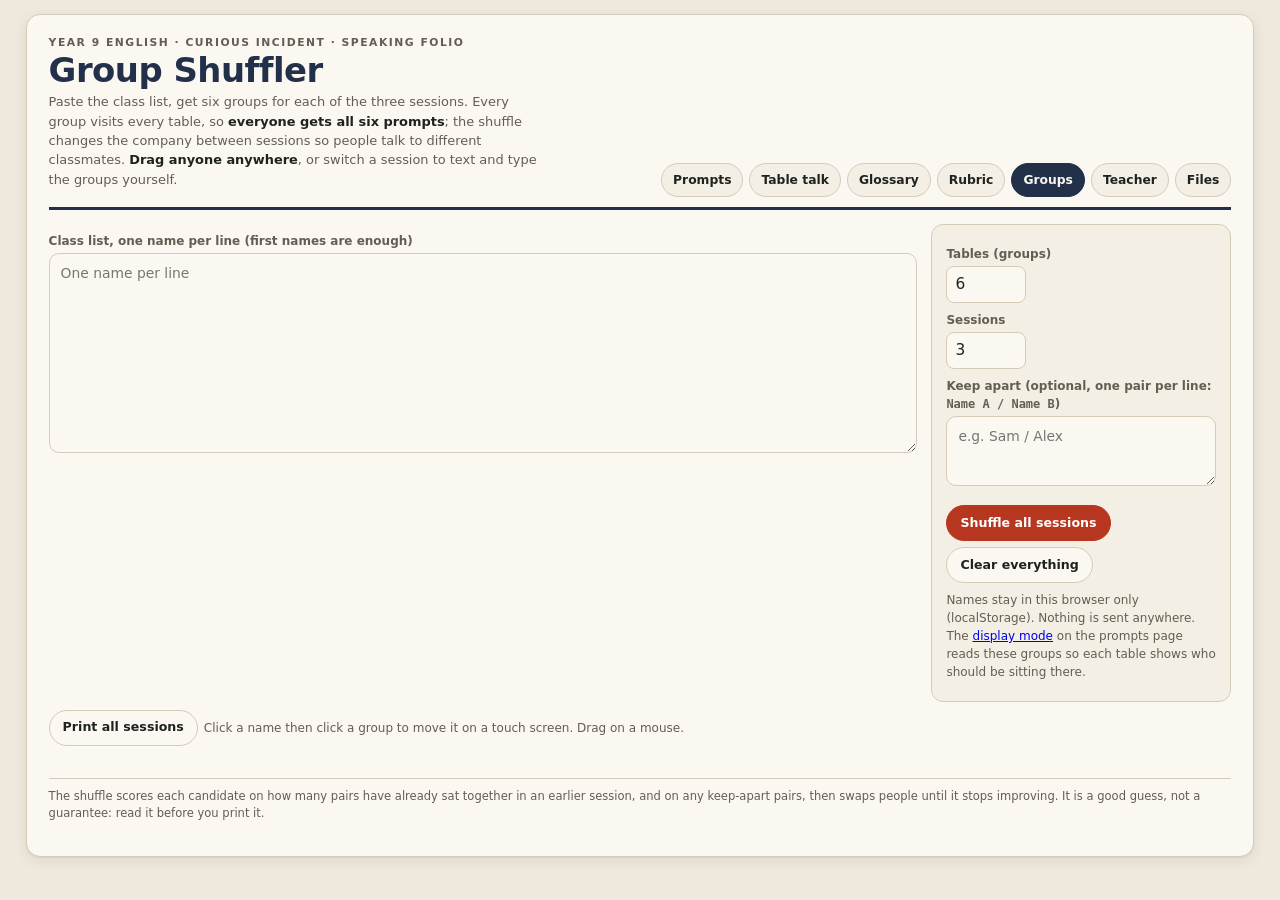
<file: curious-incident/groups.html>
<!doctype html>
<html lang="en">
<head>
<meta charset="utf-8">
<meta name="viewport" content="width=device-width,initial-scale=1">
<meta name="description" content="Group shuffler for the Curious Incident speaking folio: six groups per session, everyone visits every table, and different company each session. Teacher can override any group by hand.">
<title>Curious Incident · Group Shuffler</title>
<link rel="stylesheet" href="folio.css?v=3">
<style>
html{font-size:clamp(15px, .5vw + 9px, 24px)}
.sheet{max-width:min(96vw,1900px)}
.setup{display:grid;grid-template-columns:minmax(0,1fr) 300px;gap:14px;align-items:start}
@media (max-width:800px){.setup{grid-template-columns:1fr}}
textarea{width:100%;font:inherit;font-size:.9rem;line-height:1.45;padding:9px 11px;border:1px solid var(--line);border-radius:10px;background:var(--paper);color:var(--ink);min-height:200px;resize:vertical}
label.f{display:block;font-size:.78rem;font-weight:700;color:var(--muted);margin:8px 0 3px}
input[type=number]{font:inherit;padding:6px 8px;border-radius:8px;border:1px solid var(--line);background:var(--paper);color:var(--ink);width:80px}
.stat{font-size:.8rem;color:var(--muted);margin-top:6px}
.sessions{display:flex;flex-direction:column;gap:16px;margin-top:14px}
.sess{border:1px solid var(--line);border-radius:12px;background:var(--paper);overflow:hidden}
.sess .head{display:flex;flex-wrap:wrap;gap:6px 12px;align-items:center;background:var(--deep);color:var(--on-deep);padding:8px 12px}
.sess .head h3{margin:0;font-size:1rem}
.sess .head .rep{font-size:.78rem;opacity:.9;margin-left:auto}
.sess .head button{background:rgba(255,255,255,.1);color:var(--on-deep);border-color:rgba(255,255,255,.35);min-height:30px;font-size:.76rem;padding:4px 10px}
.groups{display:grid;grid-template-columns:repeat(6,1fr);gap:8px;padding:10px}
@media (max-width:1100px){.groups{grid-template-columns:repeat(3,1fr)}}
@media (max-width:560px){.groups{grid-template-columns:repeat(2,1fr)}}
.grp{border:1px solid var(--line);border-radius:10px;background:var(--band);padding:7px 8px;min-height:120px;display:flex;flex-direction:column;gap:4px}
.grp.over{outline:2px dashed var(--deep);outline-offset:-3px}
.grp .gh{font-size:.7rem;font-weight:800;letter-spacing:.08em;text-transform:uppercase;color:var(--deep);display:flex;flex-wrap:wrap;gap:0 6px;justify-content:space-between;align-items:baseline;margin-bottom:2px}
.grp .gh small{font-weight:600;color:var(--muted);letter-spacing:0;text-transform:none}
.grp.away{background:var(--paper);border-style:dashed;grid-column:1/-1;min-height:44px;flex-direction:row;flex-wrap:wrap;align-items:center}
.grp.away .gh{width:100%}
.chip{font-size:.82rem;padding:4px 8px;border-radius:8px;background:var(--paper);border:1px solid var(--line);cursor:grab;user-select:none;line-height:1.3}
.chip.sel{outline:2px solid var(--accent);outline-offset:-1px}
.chip:active{cursor:grabbing}
.grp textarea{min-height:110px;font-size:.82rem;padding:6px 8px}
.plan{padding:0 10px 10px;font-size:.8rem}
.plan table{border-collapse:collapse;width:100%}
.plan th,.plan td{border:1px solid var(--line);padding:4px 6px;text-align:center}
.plan th{background:var(--band);font-size:.7rem;text-transform:uppercase;letter-spacing:.06em}
.plan td.t1{background:var(--gold-soft);font-weight:700}
.hint{font-size:.78rem;color:var(--muted)}
.printonly{display:none}
@page{size:A4 landscape;margin:10mm}
@media print{
  .setup,.sessions .head button,.tools{display:none!important}
  .sess{break-inside:avoid;margin-bottom:8mm;border:0}
  .sess .head{background:#22304a;color:#fff}
  .groups{grid-template-columns:repeat(6,1fr)}
  .grp.away{display:none}
  .chip{cursor:default}
  .printonly{display:block}
}
</style>
</head>
<body>
<div class="sheet">

<header class="mast">
  <div>
    <div class="kicker">Year 9 English · Curious Incident · Speaking folio</div>
    <h1>Group Shuffler</h1>
    <p class="read">Paste the class list, get six groups for each of the three sessions. Every group visits every table, so <b>everyone gets all six prompts</b>; the shuffle changes the company between sessions so people talk to different classmates. <b>Drag anyone anywhere</b>, or switch a session to text and type the groups yourself.</p>
  </div>
  <nav class="site" aria-label="Folio pages">
    <a href="index.html">Prompts</a>
    <a href="wagoll.html">Table talk</a>
    <a href="glossary.html">Glossary</a>
    <a href="rubric.html">Rubric</a>
    <a href="groups.html" aria-current="page">Groups</a>
    <a href="teacher.html">Teacher</a>
    <a href="resources.html">Files</a>
  </nav>
</header>

<div class="setup">
  <div>
    <label class="f" for="names">Class list, one name per line (first names are enough)</label>
    <textarea id="names" placeholder="One name per line"></textarea>
    <p class="stat" id="count"></p>
  </div>
  <div class="card">
    <label class="f" for="tables">Tables (groups)</label>
    <input id="tables" type="number" min="3" max="8" value="6">
    <label class="f" for="nsess">Sessions</label>
    <input id="nsess" type="number" min="1" max="4" value="3">
    <label class="f">Keep apart (optional, one pair per line: <code>Name A / Name B</code>)</label>
    <textarea id="apart" style="min-height:70px" placeholder="e.g. Sam / Alex"></textarea>
    <div class="tools" style="margin:12px 0 0">
      <button class="primary" id="make">Shuffle all sessions</button>
      <button id="clear">Clear everything</button>
    </div>
    <p class="hint" style="margin-top:8px">Names stay in this browser only (localStorage). Nothing is sent anywhere. The <a href="index.html">display mode</a> on the prompts page reads these groups so each table shows who should be sitting there.</p>
  </div>
</div>

<div class="tools" id="topTools" hidden>
  <button id="printAll">Print all sessions</button>
  <span class="hint">Click a name then click a group to move it on a touch screen. Drag on a mouse.</span>
</div>

<div class="sessions" id="sessions"></div>

<p class="foot">The shuffle scores each candidate on how many pairs have already sat together in an earlier session, and on any keep-apart pairs, then swaps people until it stops improving. It is a good guess, not a guarantee: read it before you print it.</p>
</div>

<script src="prompts.js?v=3"></script>
<script>
const $ = s => document.querySelector(s);
const esc = s => String(s).replace(/&/g,"&amp;").replace(/</g,"&lt;").replace(/>/g,"&gt;");
const KEY = "ci_groups";
let state = load() || { names: [], tables: FOLIO.tables, sessions: [], text: {} };
let sel = null; // chip selected by tap (touch fallback)

function load(){ try{ return JSON.parse(localStorage.getItem(KEY)||"null"); }catch(e){ return null; } }
function save(){ try{ localStorage.setItem(KEY, JSON.stringify(state)); }catch(e){} }

const parseNames = () => $("#names").value.split(/\n|,|;/).map(s=>s.trim()).filter(Boolean).filter((v,i,a)=>a.indexOf(v)===i);
const parseApart = () => $("#apart").value.split("\n").map(l=>l.split("/").map(s=>s.trim()).filter(Boolean)).filter(p=>p.length===2);

/* ---------- shuffling ---------- */
const pairKey = (a,b) => a<b ? a+" "+b : b+" "+a;
function pairsOf(groups){ const s=new Set(); groups.forEach(g=>{ for(let i=0;i<g.length;i++) for(let j=i+1;j<g.length;j++) s.add(pairKey(g[i],g[j])); }); return s; }
function cost(groups, seen, apart){
  let c=0;
  groups.forEach(g=>{ for(let i=0;i<g.length;i++) for(let j=i+1;j<g.length;j++){ const k=pairKey(g[i],g[j]); c += (seen.get(k)||0); if(apart.has(k)) c+=50; } });
  return c;
}
function split(names, k){
  const groups = Array.from({length:k},()=>[]);
  names.forEach((n,i)=>groups[i%k].push(n));
  return groups;
}
function shuffled(a){ a=a.slice(); for(let i=a.length-1;i>0;i--){ const j=Math.floor(Math.random()*(i+1)); [a[i],a[j]]=[a[j],a[i]]; } return a; }
function bestGroups(names, k, seen, apart){
  let best=null, bestC=Infinity;
  for(let t=0;t<200;t++){
    const g = split(shuffled(names), k); const c = cost(g, seen, apart);
    if(c<bestC){ best=g; bestC=c; }
    if(bestC===0) break;
  }
  // local search: swap two people from different groups, keep if better
  for(let t=0;t<3000 && bestC>0;t++){
    const a=Math.floor(Math.random()*k), b=Math.floor(Math.random()*k); if(a===b||!best[a].length||!best[b].length) continue;
    const i=Math.floor(Math.random()*best[a].length), j=Math.floor(Math.random()*best[b].length);
    const g = best.map(x=>x.slice()); [g[a][i],g[b][j]]=[g[b][j],g[a][i]];
    const c=cost(g, seen, apart); if(c<bestC){ best=g; bestC=c; }
  }
  return {groups:best, cost:bestC};
}
function makeAll(){
  const names = parseNames(); if(names.length<2){ alert("Paste at least two names first."); return; }
  const k = Math.max(2, Math.min(8, +$("#tables").value||FOLIO.tables));
  const ns = Math.max(1, Math.min(4, +$("#nsess").value||3));
  const apart = new Set(parseApart().map(p=>pairKey(p[0],p[1])));
  const seen = new Map();
  state.names = names; state.tables = k; state.sessions = []; state.text = {};
  for(let s=0;s<ns;s++){
    const {groups} = bestGroups(names, k, seen, apart);
    state.sessions.push({groups, away:[]});
    pairsOf(groups).forEach(p=>seen.set(p,(seen.get(p)||0)+1));
  }
  save(); render();
}
function reshuffle(si){
  const apart = new Set(parseApart().map(p=>pairKey(p[0],p[1])));
  const seen = new Map();
  state.sessions.forEach((s,i)=>{ if(i!==si) pairsOf(s.groups).forEach(p=>seen.set(p,(seen.get(p)||0)+1)); });
  const present = state.sessions[si].groups.flat().concat(state.sessions[si].away||[]);
  const {groups} = bestGroups(present, state.tables, seen, apart);
  state.sessions[si] = {groups, away:[]};
  save(); render();
}
function repeats(si){
  const seen = new Map();
  state.sessions.forEach((s,i)=>{ if(i<si) pairsOf(s.groups).forEach(p=>seen.set(p,1)); });
  let r=0; pairsOf(state.sessions[si].groups).forEach(p=>{ if(seen.has(p)) r++; });
  return r;
}

/* ---------- rendering ---------- */
function render(){
  $("#names").value = state.names.join("\n");
  $("#tables").value = state.tables;
  $("#count").textContent = state.names.length ? `${state.names.length} names · groups of ${Math.floor(state.names.length/state.tables)} to ${Math.ceil(state.names.length/state.tables)}` : "";
  $("#topTools").hidden = !state.sessions.length;
  const box = $("#sessions");
  box.innerHTML = state.sessions.map((s,si)=>{
    const sess = FOLIO.sessions[si];
    const title = sess ? `Session ${sess.n} · ${sess.title}` : `Session ${si+1}`;
    const isText = !!state.text[si];
    const groups = s.groups;
    const plan = FOLIO.rotation(groups.length, state.tables);
    return `<div class="sess" data-si="${si}">
      <div class="head"><h3>${esc(title)}</h3>
        <button data-act="reshuffle">Reshuffle this session</button>
        <button data-act="text" aria-pressed="${isText}">${isText?"Back to chips":"Edit as text"}</button>
        <button data-act="print">Print this session</button>
        <span class="rep">${si>0?`${repeats(si)} pair${repeats(si)===1?"":"s"} already sat together in an earlier session`:"first session"}</span>
      </div>
      <div class="groups">
        ${groups.map((g,gi)=>`<div class="grp" data-gi="${gi}">
          <div class="gh"><span>Group ${gi+1}</span><small>starts Table ${gi+1}${gi+1===FOLIO.teacherTable?" (teacher)":""}</small></div>
          ${isText?`<textarea data-gi="${gi}">${esc(g.join("\n"))}</textarea>`:g.map(n=>`<div class="chip" draggable="true" data-n="${esc(n)}">${esc(n)}</div>`).join("")}
        </div>`).join("")}
        ${isText?"":`<div class="grp away" data-gi="away"><div class="gh"><span>Away today</span><small>drag anyone here; reshuffle puts them back</small></div>${(s.away||[]).map(n=>`<div class="chip" draggable="true" data-n="${esc(n)}">${esc(n)}</div>`).join("")}</div>`}
      </div>
      <div class="plan">
        <table><thead><tr><th>Rotation</th>${groups.map((_,gi)=>`<th>Group ${gi+1}</th>`).join("")}</tr></thead>
        <tbody>${plan.map((row,r)=>`<tr><th>${r+1}</th>${row.map(t=>`<td class="${t===FOLIO.teacherTable?"t1":""}">Table ${t}</td>`).join("")}</tr>`).join("")}</tbody></table>
        <p class="hint" style="margin:6px 0 0">Every group moves up one table each rotation. Table ${FOLIO.teacherTable} is the teacher table, shaded.</p>
      </div>
    </div>`;
  }).join("");
  wire();
}

function wire(){
  document.querySelectorAll(".sess").forEach(el=>{
    const si = +el.dataset.si;
    el.querySelectorAll("[data-act]").forEach(b=>b.onclick=()=>{
      if(b.dataset.act==="reshuffle") reshuffle(si);
      if(b.dataset.act==="text"){ if(state.text[si]) commitText(si); state.text[si]=!state.text[si]; save(); render(); }
      if(b.dataset.act==="print"){ document.querySelectorAll(".sess").forEach(x=>x.style.display = x===el?"":"none"); window.print(); document.querySelectorAll(".sess").forEach(x=>x.style.display=""); }
    });
    el.querySelectorAll("textarea[data-gi]").forEach(t=>t.onchange=()=>{ commitText(si); save(); });
    // drag and drop
    el.querySelectorAll(".chip").forEach(c=>{
      c.ondragstart = e=>{ e.dataTransfer.setData("text/plain", JSON.stringify({si, n:c.dataset.n})); };
      c.onclick = ()=>{ if(sel && sel.el===c){ sel.el.classList.remove("sel"); sel=null; return; } if(sel) sel.el.classList.remove("sel"); sel={si, n:c.dataset.n, el:c}; c.classList.add("sel"); };
    });
    el.querySelectorAll(".grp").forEach(g=>{
      g.ondragover = e=>{ e.preventDefault(); g.classList.add("over"); };
      g.ondragleave = ()=>g.classList.remove("over");
      g.ondrop = e=>{ e.preventDefault(); g.classList.remove("over"); try{ const d=JSON.parse(e.dataTransfer.getData("text/plain")); if(d.si===si) move(si, d.n, g.dataset.gi); }catch(err){} };
      g.onclick = e=>{ if(sel && sel.si===si && !e.target.classList.contains("chip")) { move(si, sel.n, g.dataset.gi); sel=null; } };
    });
  });
}
function commitText(si){
  const s = state.sessions[si];
  document.querySelectorAll(`.sess[data-si="${si}"] textarea[data-gi]`).forEach(t=>{ s.groups[+t.dataset.gi] = t.value.split("\n").map(x=>x.trim()).filter(Boolean); });
}
function move(si, name, target){
  const s = state.sessions[si];
  s.groups = s.groups.map(g=>g.filter(n=>n!==name)); s.away = (s.away||[]).filter(n=>n!==name);
  if(target==="away") s.away.push(name); else s.groups[+target].push(name);
  save(); render();
}

$("#make").onclick = makeAll;
$("#clear").onclick = ()=>{ if(confirm("Clear the class list and all groups from this browser?")){ state={names:[],tables:FOLIO.tables,sessions:[],text:{}}; try{localStorage.removeItem(KEY);}catch(e){} $("#apart").value=""; render(); } };
$("#printAll").onclick = ()=>window.print();
$("#names").onchange = ()=>{ state.names = parseNames(); save(); $("#count").textContent = state.names.length ? `${state.names.length} names` : ""; };
render();
</script>
</body>
</html>
</file>
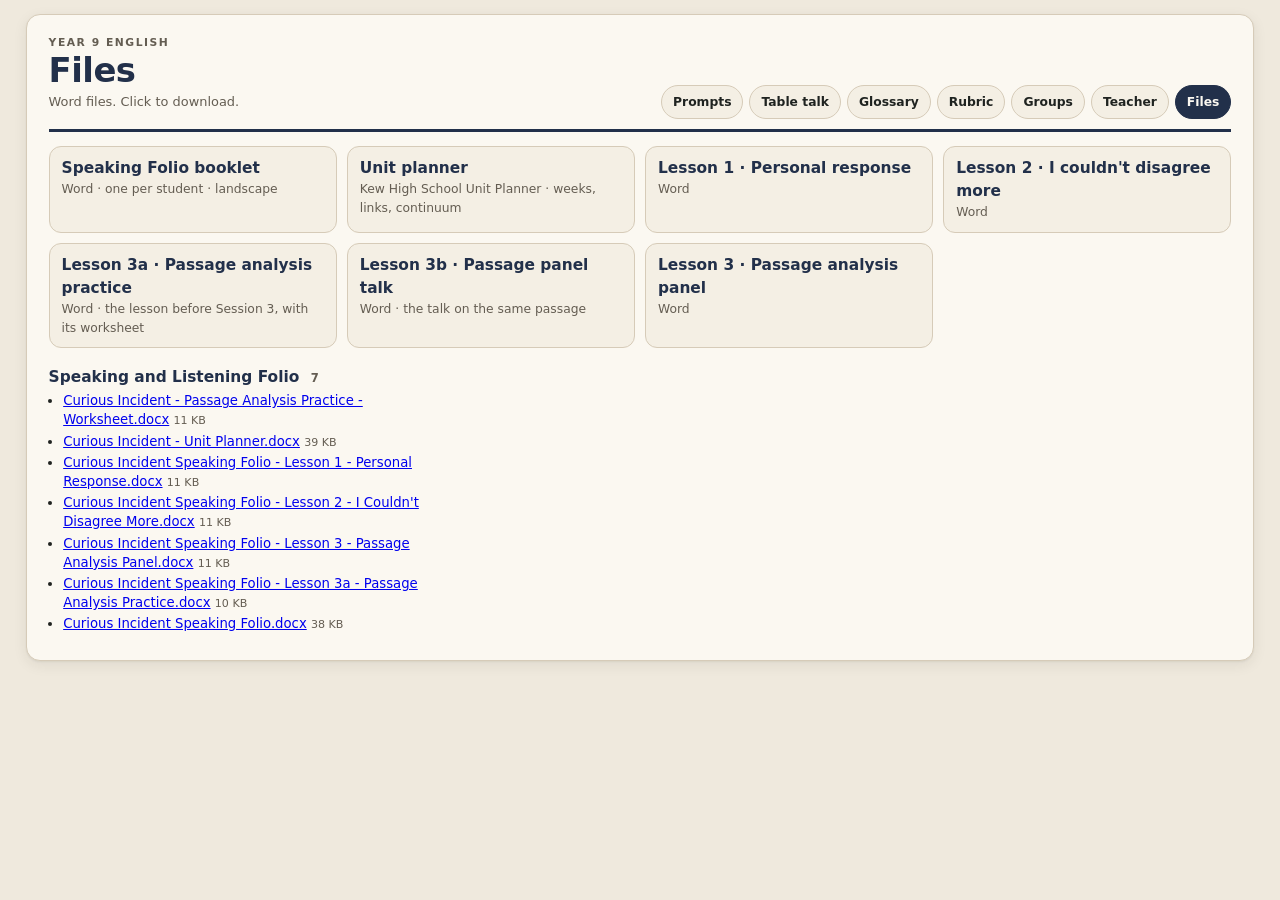
<file: curious-incident/resources.html>
<!doctype html>
<html lang="en">
<head>
<meta charset="utf-8">
<meta name="viewport" content="width=device-width,initial-scale=1">
<meta name="description" content="Every current Year 9 English file, linked.">
<title>Year 9 English · Files</title>
<link rel="stylesheet" href="folio.css?v=3">
<style>
html{font-size:clamp(15px, .5vw + 9px, 24px)}
.sheet{max-width:min(96vw,1900px)}
.cols{columns:3 340px;column-gap:24px}
section.g{break-inside:avoid;margin:0 0 18px}
section.g h2{margin:0 0 2px;font-size:1rem;color:var(--deep)} section.g h2 small{font-weight:600;color:var(--muted);font-size:.75em;margin-left:6px}
section.g .sub{margin:0 0 6px;font-size:.8rem;color:var(--muted)}
section.g ul{margin:0;padding-left:1.1em;font-size:.86rem;line-height:1.45}
section.g li{margin:2px 0}
.sz{font-size:.72rem;color:var(--muted)}
.top{display:grid;grid-template-columns:repeat(auto-fit,minmax(240px,1fr));gap:10px;margin:12px 0 18px}
.top a.card{display:block;text-decoration:none;color:inherit;padding:10px 12px}
.top a.card b{color:var(--deep)} .top a.card span{display:block;font-size:.8rem;color:var(--muted)}
</style>
</head>
<body>
<div class="sheet">
<header class="mast">
  <div>
    <div class="kicker">Year 9 English</div>
    <h1>Files</h1>
    <p class="read">Word files. Click to download.</p>
  </div>
  <nav class="site" aria-label="Folio pages">
    <a href="index.html">Prompts</a>
    <a href="wagoll.html">Table talk</a>
    <a href="glossary.html">Glossary</a>
    <a href="rubric.html">Rubric</a>
    <a href="groups.html">Groups</a>
    <a href="teacher.html">Teacher</a>
    <a href="resources.html" aria-current="page">Files</a>
  </nav>
</header>
<div class="top">
  <a class="card" href="files/Curious%20Incident%20Speaking%20Folio.docx"><b>Speaking Folio booklet</b><span>Word · one per student · landscape</span></a>
  <a class="card" href="files/Curious%20Incident%20-%20Unit%20Planner.docx"><b>Unit planner</b><span>Kew High School Unit Planner · weeks, links, continuum</span></a>
  <a class="card" href="files/Curious%20Incident%20Speaking%20Folio%20-%20Lesson%201%20-%20Personal%20Response.docx"><b>Lesson 1 · Personal response</b><span>Word</span></a>
  <a class="card" href="files/Curious%20Incident%20Speaking%20Folio%20-%20Lesson%202%20-%20I%20Couldn't%20Disagree%20More.docx"><b>Lesson 2 · I couldn't disagree more</b><span>Word</span></a>
  <a class="card" href="files/Curious%20Incident%20Speaking%20Folio%20-%20Lesson%203a%20-%20Passage%20Analysis%20Practice.docx"><b>Lesson 3a · Passage analysis practice</b><span>Word · the lesson before Session 3, with its worksheet</span></a>
  <a class="card" href="files/Curious%20Incident%20Speaking%20Folio%20-%20Lesson%203b%20-%20Passage%20Panel%20Talk.docx"><b>Lesson 3b · Passage panel talk</b><span>Word · the talk on the same passage</span></a>
  <a class="card" href="files/Curious%20Incident%20Speaking%20Folio%20-%20Lesson%203%20-%20Passage%20Analysis%20Panel.docx"><b>Lesson 3 · Passage analysis panel</b><span>Word</span></a>
</div>
<div class="cols"><section class="g"><h2>Speaking and Listening Folio <small>7</small></h2><ul><li><a href="files/Curious%20Incident%20-%20Passage%20Analysis%20Practice%20-%20Worksheet.docx">Curious Incident - Passage Analysis Practice - Worksheet.docx</a> <span class="sz">11 KB</span></li><li><a href="files/Curious%20Incident%20-%20Unit%20Planner.docx">Curious Incident - Unit Planner.docx</a> <span class="sz">39 KB</span></li><li><a href="files/Curious%20Incident%20Speaking%20Folio%20-%20Lesson%201%20-%20Personal%20Response.docx">Curious Incident Speaking Folio - Lesson 1 - Personal Response.docx</a> <span class="sz">11 KB</span></li><li><a href="files/Curious%20Incident%20Speaking%20Folio%20-%20Lesson%202%20-%20I%20Couldn't%20Disagree%20More.docx">Curious Incident Speaking Folio - Lesson 2 - I Couldn't Disagree More.docx</a> <span class="sz">11 KB</span></li><li><a href="files/Curious%20Incident%20Speaking%20Folio%20-%20Lesson%203%20-%20Passage%20Analysis%20Panel.docx">Curious Incident Speaking Folio - Lesson 3 - Passage Analysis Panel.docx</a> <span class="sz">11 KB</span></li><li><a href="files/Curious%20Incident%20Speaking%20Folio%20-%20Lesson%203a%20-%20Passage%20Analysis%20Practice.docx">Curious Incident Speaking Folio - Lesson 3a - Passage Analysis Practice.docx</a> <span class="sz">10 KB</span></li><li><a href="files/Curious%20Incident%20Speaking%20Folio.docx">Curious Incident Speaking Folio.docx</a> <span class="sz">38 KB</span></li></ul></section></div>

</div>
</body>
</html>
</file>
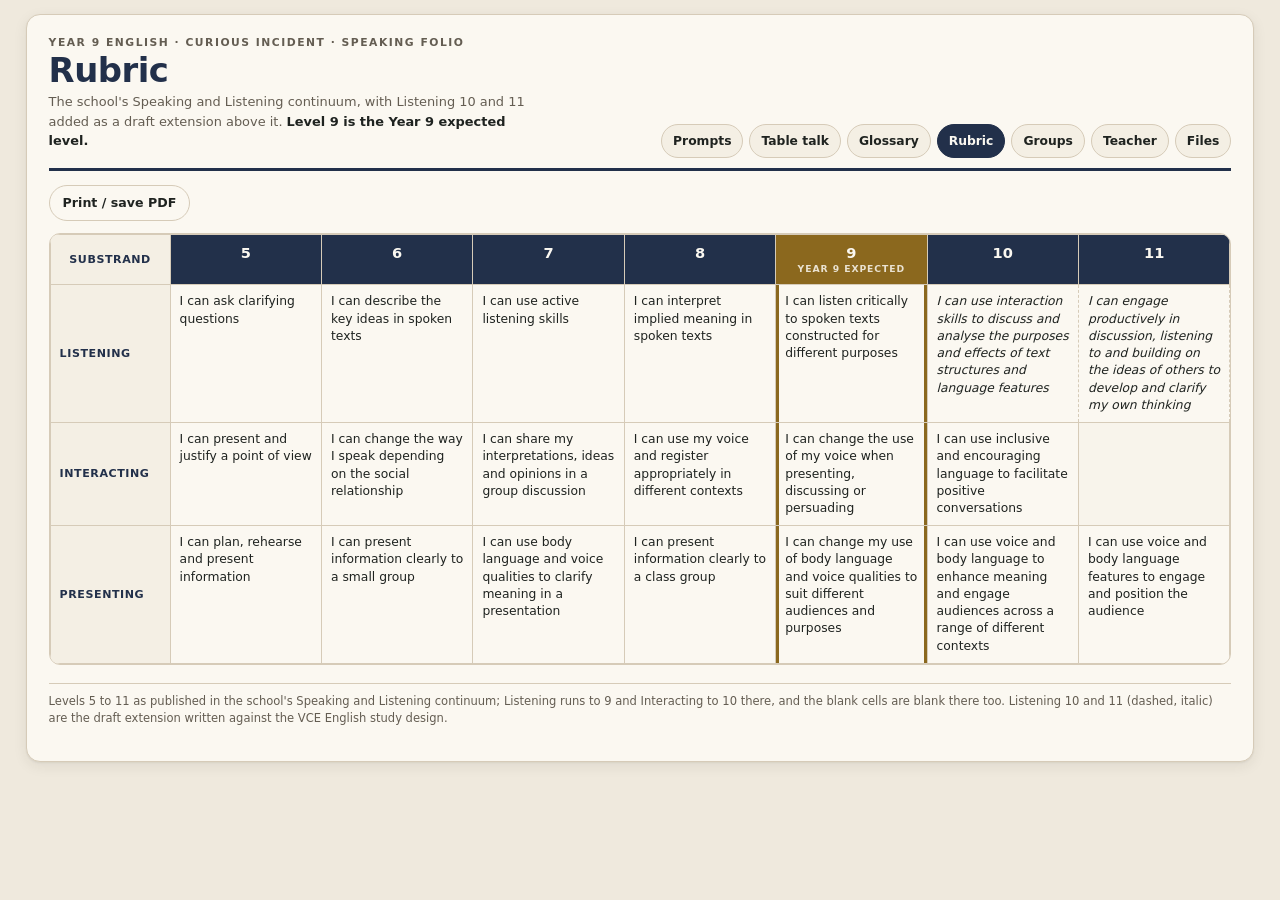
<file: curious-incident/rubric.html>
<!doctype html>
<html lang="en">
<head>
<meta charset="utf-8">
<meta name="viewport" content="width=device-width,initial-scale=1">
<meta name="description" content="Rubric for the Curious Incident speaking and listening folio: the school's Speaking and Listening continuum.">
<title>Curious Incident · Folio Rubric</title>
<link rel="stylesheet" href="folio.css?v=3">
<style>
html{font-size:clamp(15px, .5vw + 9px, 24px)}
.sheet{max-width:min(96vw,1900px)}
.wrap{overflow-x:auto;border:1px solid var(--line);border-radius:11px}
table.cont{border-collapse:collapse;width:100%;min-width:900px;table-layout:fixed}
.cont th,.cont td{border:1px solid var(--line);padding:8px 9px;vertical-align:top;text-align:left;font-size:.8rem;line-height:1.4}
.cont col.lbl{width:120px}
.cont thead th{background:var(--deep);color:var(--on-deep);text-align:center;font-size:.95rem}
.cont thead th.expected{background:var(--gold)}
.cont thead th .sub{display:block;font-size:.6rem;font-weight:700;letter-spacing:.1em;text-transform:uppercase;opacity:.85}
.cont th.rowlab{font-size:.72rem;font-weight:800;letter-spacing:.05em;text-transform:uppercase;color:var(--deep);background:var(--band);vertical-align:middle}
.cont td.expected-col{box-shadow:inset 3px 0 0 var(--gold),inset -3px 0 0 var(--gold)}
.cont td.blank{background:var(--band);opacity:.4}
.cont td.ext{font-style:italic;border-style:dashed}
@page{size:A4 landscape;margin:10mm}
@media print{ .cont th,.cont td{font-size:8.6pt;padding:5pt 6pt} table.cont{min-width:0} }
</style>
</head>
<body>
<div class="sheet">

<header class="mast">
  <div>
    <div class="kicker">Year 9 English · Curious Incident · Speaking folio</div>
    <h1>Rubric</h1>
    <p class="read">The school's Speaking and Listening continuum, with Listening 10 and 11 added as a draft extension above it. <b>Level 9 is the Year 9 expected level.</b></p>
  </div>
  <nav class="site" aria-label="Folio pages">
    <a href="index.html">Prompts</a>
    <a href="wagoll.html">Table talk</a>
    <a href="glossary.html">Glossary</a>
    <a href="rubric.html" aria-current="page">Rubric</a>
    <a href="groups.html">Groups</a>
    <a href="teacher.html">Teacher</a>
    <a href="resources.html">Files</a>
  </nav>
</header>

<div class="tools noprint"><button id="print">Print / save PDF</button></div>

<div class="wrap"><table class="cont" id="cont"></table></div>

<p class="foot">Levels 5 to 11 as published in the school's Speaking and Listening continuum; Listening runs to 9 and Interacting to 10 there, and the blank cells are blank there too. Listening 10 and 11 (dashed, italic) are the draft extension written against the VCE English study design.</p>
</div>

<script src="prompts.js?v=3"></script>
<script>
const esc = s => String(s).replace(/&/g,"&amp;").replace(/</g,"&lt;").replace(/>/g,"&gt;");
const C = FOLIO.continuum, isExp = lv => lv===C.expected;
document.getElementById("cont").innerHTML = `<colgroup><col class="lbl">${C.levels.map(()=>"<col>").join("")}</colgroup>
<thead><tr><th class="rowlab">Substrand</th>${C.levels.map(lv=>`<th${isExp(lv)?' class="expected"':''}>${lv}${isExp(lv)?'<span class="sub">Year 9 expected</span>':''}</th>`).join("")}</tr></thead>
<tbody>${C.strands.map(s=>`<tr><th class="rowlab" scope="row">${esc(s.name)}</th>${C.levels.map(lv=>s.levels[lv]?`<td class="${isExp(lv)?'expected-col':''}${s.extension&&s.extension.includes(lv)?' ext':''}">${esc(s.levels[lv])}</td>`:`<td class="blank${isExp(lv)?" expected-col":""}"></td>`).join("")}</tr>`).join("")}</tbody>`;
document.getElementById("print").onclick = ()=>window.print();
</script>
</body>
</html>
</file>
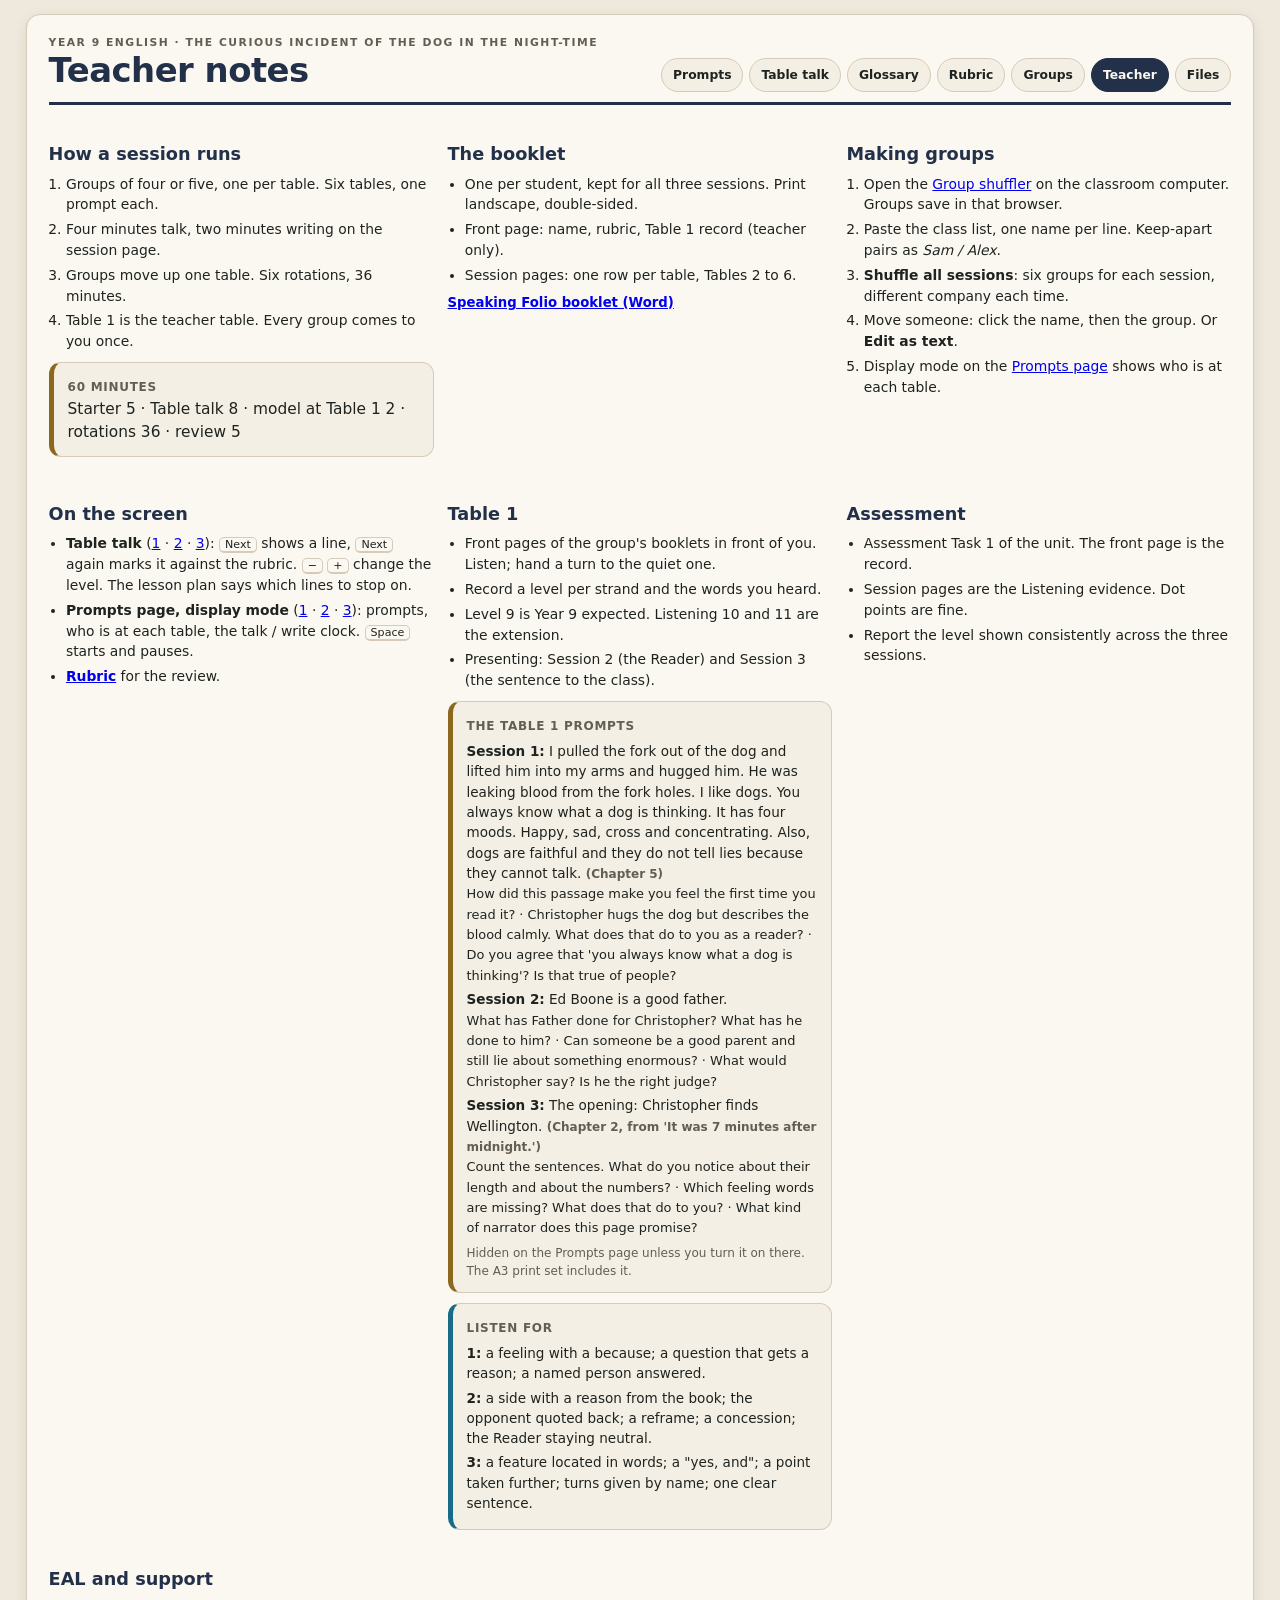
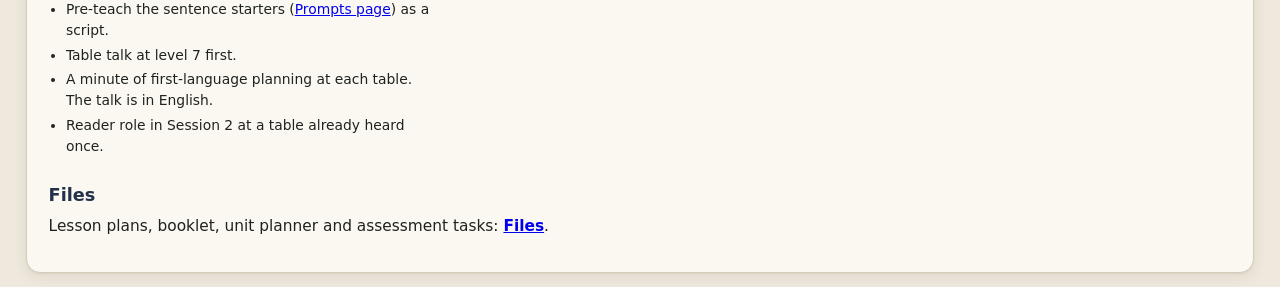
<file: curious-incident/teacher.html>
<!doctype html>
<html lang="en">
<head>
<meta charset="utf-8">
<meta name="viewport" content="width=device-width,initial-scale=1">
<meta name="description" content="Teacher notes for the Year 9 Curious Incident speaking and listening folio: running a session, the booklet, groups, the screen, Table 1.">
<title>Curious Incident · Teacher notes</title>
<link rel="stylesheet" href="folio.css?v=3">
<style>
html{font-size:clamp(15px, .5vw + 9px, 24px)}
.sheet{max-width:min(96vw,1900px)}
.toc{display:flex;flex-wrap:wrap;gap:6px;margin:10px 0 18px}
.toc a{font-size:.8rem;font-weight:700;padding:5px 10px;border-radius:999px;border:1px solid var(--line);text-decoration:none;color:var(--deep);background:var(--paper)}
.toc a:hover{border-color:var(--deep)}
.grid{display:grid;grid-template-columns:repeat(auto-fit,minmax(320px,1fr));gap:14px;align-items:start}
section.t{scroll-margin-top:12px;margin-top:22px}
section.t h2{margin:0 0 6px;color:var(--deep)}
section.t ol,section.t ul{margin:6px 0 0;padding-left:1.25em;font-size:.9rem;line-height:1.5}
section.t li{margin:4px 0}
.card{padding:12px 14px}
.card h3{margin:0 0 4px;color:var(--deep);font-size:.95rem}
.card p{margin:4px 0;font-size:.88rem}
.card.gold{border-left:5px solid var(--gold)}
.card.listen{border-left:5px solid var(--listen)}
.k{font-size:.78rem;font-weight:800;letter-spacing:.06em;text-transform:uppercase;color:var(--muted)}
.links a{display:inline-block;margin:3px 8px 3px 0;font-size:.86rem;font-weight:700}
kbd{font:inherit;font-size:.8em;border:1px solid var(--line);border-bottom-width:2px;border-radius:5px;padding:0 5px;background:var(--paper)}
</style>
</head>
<body>
<div class="sheet">

<header class="mast">
  <div>
    <div class="kicker">Year 9 English · The Curious Incident of the Dog in the Night-Time</div>
    <h1>Teacher notes</h1>
  </div>
  <nav class="site" aria-label="Folio pages">
    <a href="index.html">Prompts</a>
    <a href="wagoll.html">Table talk</a>
    <a href="glossary.html">Glossary</a>
    <a href="rubric.html">Rubric</a>
    <a href="groups.html">Groups</a>
    <a href="teacher.html" aria-current="page">Teacher</a>
    <a href="resources.html">Files</a>
  </nav>
</header>

<div class="grid">
<section class="t" id="run">
  <h2>How a session runs</h2>
  <ol>
    <li>Groups of four or five, one per table. Six tables, one prompt each.</li>
    <li>Four minutes talk, two minutes writing on the session page.</li>
    <li>Groups move up one table. Six rotations, 36 minutes.</li>
    <li>Table 1 is the teacher table. Every group comes to you once.</li>
  </ol>
  <p class="card gold" style="margin-top:10px"><span class="k">60 minutes</span><br>Starter 5 · Table talk 8 · model at Table 1 2 · rotations 36 · review 5</p>
</section>

<section class="t" id="booklet">
  <h2>The booklet</h2>
  <ul>
    <li>One per student, kept for all three sessions. Print landscape, double-sided.</li>
    <li>Front page: name, rubric, Table 1 record (teacher only).</li>
    <li>Session pages: one row per table, Tables 2 to 6.</li>
  </ul>
  <p class="links"><a href="files/Curious%20Incident%20Speaking%20Folio.docx">Speaking Folio booklet (Word)</a></p>
</section>

<section class="t" id="groups">
  <h2>Making groups</h2>
  <ol>
    <li>Open the <a href="groups.html">Group shuffler</a> on the classroom computer. Groups save in that browser.</li>
    <li>Paste the class list, one name per line. Keep-apart pairs as <i>Sam / Alex</i>.</li>
    <li><b>Shuffle all sessions</b>: six groups for each session, different company each time.</li>
    <li>Move someone: click the name, then the group. Or <b>Edit as text</b>.</li>
    <li>Display mode on the <a href="index.html">Prompts page</a> shows who is at each table.</li>
  </ol>
</section>

<section class="t" id="screen">
  <h2>On the screen</h2>
  <ul>
    <li><b>Table talk</b> (<a href="wagoll.html#session-1">1</a> · <a href="wagoll.html#session-2">2</a> · <a href="wagoll.html#session-3">3</a>): <kbd>Next</kbd> shows a line, <kbd>Next</kbd> again marks it against the rubric. <kbd>−</kbd> <kbd>+</kbd> change the level. The lesson plan says which lines to stop on.</li>
    <li><b>Prompts page, display mode</b> (<a href="index.html#session-1">1</a> · <a href="index.html#session-2">2</a> · <a href="index.html#session-3">3</a>): prompts, who is at each table, the talk / write clock. <kbd>Space</kbd> starts and pauses.</li>
    <li><b><a href="rubric.html">Rubric</a></b> for the review.</li>
  </ul>
</section>

<section class="t" id="table1">
  <h2>Table 1</h2>
  <ul>
    <li>Front pages of the group's booklets in front of you. Listen; hand a turn to the quiet one.</li>
    <li>Record a level per strand and the words you heard.</li>
    <li>Level 9 is Year 9 expected. Listening 10 and 11 are the extension.</li>
    <li>Presenting: Session 2 (the Reader) and Session 3 (the sentence to the class).</li>
  </ul>
  <div class="card gold" style="margin-top:10px"><span class="k">The Table 1 prompts</span><div id="t1prompts"></div>
    <p class="hint" style="margin:6px 0 0;font-size:.78rem;color:var(--muted)">Hidden on the Prompts page unless you turn it on there. The A3 print set includes it.</p></div>
  <div class="card listen" style="margin-top:10px"><span class="k">Listen for</span>
    <p><b>1:</b> a feeling with a because; a question that gets a reason; a named person answered.</p>
    <p><b>2:</b> a side with a reason from the book; the opponent quoted back; a reframe; a concession; the Reader staying neutral.</p>
    <p><b>3:</b> a feature located in words; a "yes, and"; a point taken further; turns given by name; one clear sentence.</p>
  </div>
</section>

<section class="t" id="assessment">
  <h2>Assessment</h2>
  <ul>
    <li>Assessment Task 1 of the unit. The front page is the record.</li>
    <li>Session pages are the Listening evidence. Dot points are fine.</li>
    <li>Report the level shown consistently across the three sessions.</li>
  </ul>
</section>

<section class="t" id="eal">
  <h2>EAL and support</h2>
  <ul>
    <li>Pre-teach the sentence starters (<a href="index.html">Prompts page</a>) as a script.</li>
    <li>Table talk at level 7 first.</li>
    <li>A minute of first-language planning at each table. The talk is in English.</li>
    <li>Reader role in Session 2 at a table already heard once.</li>
  </ul>
</section>
</div>

<section class="t" id="files">
  <h2>Files</h2>
  <p class="read">Lesson plans, booklet, unit planner and assessment tasks: <a href="resources.html"><b>Files</b></a>.</p>
</section>

</div>
<script src="prompts.js"></script>
<script>
document.getElementById("t1prompts").innerHTML = FOLIO.sessions.map(s=>{ const st=s.stations.find(x=>x.teacher);
  return `<p><b>Session ${s.n}:</b> ${st.quote.replace(/</g,"&lt;")}${st.source?` <span class="k" style="letter-spacing:0;text-transform:none">(${st.source.replace(/</g,"&lt;")})</span>`:""}<br><span style="font-size:.84rem">${st.talk.map(q=>q.replace(/</g,"&lt;")).join(" · ")}</span></p>`; }).join("");
</script>
</body>
</html>
</file>
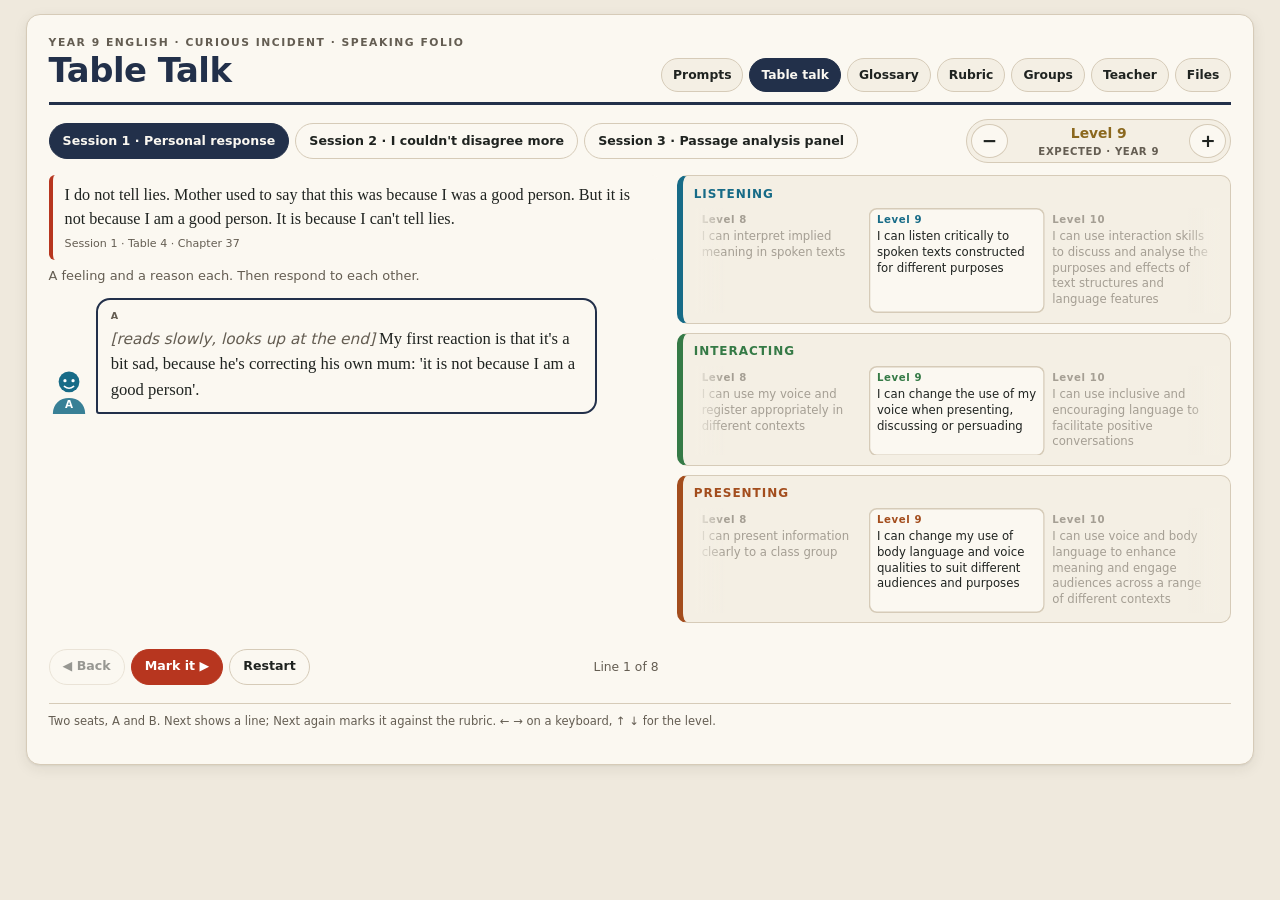
<file: curious-incident/wagoll.html>
<!doctype html>
<html lang="en">
<head>
<meta charset="utf-8">
<meta name="viewport" content="width=device-width,initial-scale=1">
<meta name="description" content="Table talk for the Curious Incident speaking folio: two people at a table, one line at a time, with the Listening, Interacting and Presenting rubric alongside.">
<title>Curious Incident · Table Talk</title>
<link rel="stylesheet" href="folio.css?v=5">
<style>
/* scale with the screen: laptop, projector, TV */
html{font-size:clamp(15px, .5vw + 9px, 24px)}
.sheet{max-width:min(96vw,1900px)}
:root{--L:var(--listen);--I:var(--respond);--P:var(--text)}
.ctl{display:grid;grid-template-columns:1fr auto;gap:10px;align-items:center;margin:8px 0 12px}
@media (max-width:760px){.ctl{grid-template-columns:1fr}}
.tabs{display:flex;flex-wrap:wrap;gap:6px}
.lvl{display:inline-flex;align-items:center;gap:6px;border:1px solid var(--line);border-radius:999px;padding:3px 4px;background:var(--band)}
.lvl button{min-height:2.2rem;width:2.4rem;padding:0;justify-content:center;font-size:1.2rem;border-radius:50%}
.lvl .lab{min-width:11rem;text-align:center;font-weight:800;font-size:.9rem;color:var(--deep)}
.lvl .lab small{display:block;font-weight:600;font-size:.66rem;color:var(--muted);letter-spacing:.06em;text-transform:uppercase}
.lvl.exp .lab{color:var(--gold)}

.stage{display:grid;grid-template-columns:minmax(0,1.1fr) minmax(0,1fr);gap:1.2rem;align-items:start}
@media (max-width:900px){.stage{grid-template-columns:1fr}}
.prompt blockquote{margin:0 0 6px;font-size:1.05rem}
.prompt .task{font-size:.84rem;color:var(--muted);margin:0 0 12px}

/* the conversation: bubbles stack, the last three stay */
.chat{display:flex;flex-direction:column;gap:.7rem;min-height:22rem}
@media (max-width:900px){.chat{min-height:0}}
.line{display:grid;grid-template-columns:2.6rem 1fr;gap:.5rem;align-items:end;max-width:90%;opacity:1;transition:opacity .35s,transform .35s}
.line.b{grid-template-columns:1fr 2.6rem;margin-left:auto}
.line.in{animation:fadein .35s ease-out}
.line.out{opacity:0;transform:translateY(-6px)}
@keyframes fadein{from{opacity:0;transform:translateY(8px)}to{opacity:1;transform:none}}
@media (prefers-reduced-motion:reduce){.line,.line.in{animation:none;transition:none} .track{transition:none!important}}
.line svg{width:2.6rem;height:3rem;display:block}
.bub{background:var(--paper);border:1.5px solid var(--line);border-radius:14px;border-bottom-left-radius:3px;padding:.6rem .8rem;font-family:Georgia,"Times New Roman",serif;font-size:1.08rem;line-height:1.55}
.line.b .bub{border-bottom-left-radius:14px;border-bottom-right-radius:3px}
.line.cur .bub{border-color:var(--deep);border-width:2px}
.line.past{opacity:.62}
.bub .spk{font-family:system-ui,sans-serif;font-size:.62rem;font-weight:800;letter-spacing:.1em;color:var(--muted);display:block;margin-bottom:2px}
.bub.silent{border-style:dashed;color:var(--muted)}
.m{text-decoration:none;font-weight:inherit;color:inherit}
/* stage directions are always italic, in brackets, quieter than speech */
.m-P{font-style:italic;color:var(--muted);font-family:system-ui,sans-serif;font-size:.92em}
.m-P::before{content:"["} .m-P::after{content:"]"}
.line.ann .m{font-weight:600;text-decoration-line:underline;text-underline-offset:3px;text-decoration-thickness:2px}
.line.ann .m-L{color:var(--L);text-decoration-color:var(--L)}
.line.ann .m-I{color:var(--I);text-decoration-color:var(--I);text-decoration-style:dashed}
.line.ann .m-P{color:var(--P);text-decoration-color:var(--P);text-decoration-style:dotted}
.nav{display:flex;gap:6px;align-items:center;margin-top:.8rem;flex-wrap:wrap}
.nav .count{font-size:.8rem;color:var(--muted);margin-left:auto}

/* rubric rows: a strip of levels, the level below, this level, the level above */
.rub{display:flex;flex-direction:column;gap:.6rem;position:sticky;top:10px}
@media (max-width:900px){.rub{position:static}}
.row{border:1.5px solid var(--line);border-left-width:6px;border-radius:10px;padding:.55rem .7rem .6rem;background:var(--band);transition:border-color .3s,background .3s}
.row.L{border-left-color:var(--L)} .row.I{border-left-color:var(--I)} .row.P{border-left-color:var(--P)}
.row h3{font-size:.78rem;text-transform:uppercase;letter-spacing:.08em;margin:0 0 .35rem}
.row.L h3{color:var(--L)} .row.I h3{color:var(--I)} .row.P h3{color:var(--P)}
.win{overflow:hidden;position:relative}
.win::before,.win::after{content:"";position:absolute;top:0;bottom:0;width:6%;z-index:2;pointer-events:none}
.win::before{left:0;background:linear-gradient(to right,var(--band),transparent)}
.win::after{right:0;background:linear-gradient(to left,var(--band),transparent)}
.track{display:flex;transition:transform .5s cubic-bezier(.2,.7,.2,1);will-change:transform}
.cell{flex:0 0 33.333%;padding:.35rem .5rem;font-size:.76rem;line-height:1.35;color:var(--muted);border-radius:8px;opacity:.55;transition:opacity .4s,background .4s,color .4s}
.cell b{display:block;font-size:.66rem;letter-spacing:.06em;color:var(--muted);margin-bottom:2px}
.cell.mid{opacity:1;color:var(--ink);background:var(--paper);box-shadow:inset 0 0 0 1.5px var(--line)}
.row.L .cell.mid b{color:var(--L)} .row.I .cell.mid b{color:var(--I)} .row.P .cell.mid b{color:var(--P)}
.row.on .cell.mid{box-shadow:inset 0 0 0 2px currentColor}
.row.on.L .cell.mid{color:var(--L)} .row.on.I .cell.mid{color:var(--I)} .row.on.P .cell.mid{color:var(--P)}
.row.on .cell.mid span{color:var(--ink)}
.row.none .cell{opacity:.35}
.why{display:none;margin:.5rem 0 0;padding-top:.45rem;border-top:1px dashed var(--line);font-size:.92rem;line-height:1.5;color:var(--ink)}
.why b{display:inline-block;font-size:.66rem;letter-spacing:.06em;text-transform:uppercase;margin-right:6px}
.row.on .why{display:block}
.row.L .why b{color:var(--L)} .row.I .why b{color:var(--I)} .row.P .why b{color:var(--P)}
.hint{font-size:.78rem;color:var(--muted);margin:.2rem 0 0}
</style>
</head>
<body>
<div class="sheet">

<header class="mast">
  <div>
    <div class="kicker">Year 9 English · Curious Incident · Speaking folio</div>
    <h1>Table Talk</h1>
  </div>
  <nav class="site" aria-label="Folio pages">
    <a href="index.html">Prompts</a>
    <a href="wagoll.html" aria-current="page">Table talk</a>
    <a href="glossary.html">Glossary</a>
    <a href="rubric.html">Rubric</a>
    <a href="groups.html">Groups</a>
    <a href="teacher.html">Teacher</a>
    <a href="resources.html">Files</a>
  </nav>
</header>

<div class="ctl">
  <div class="tabs" id="tabs" role="tablist"></div>
  <div class="lvl" id="lvl">
    <button id="down" aria-label="Level down">−</button>
    <div class="lab" id="lvlLab"></div>
    <button id="up" aria-label="Level up">+</button>
  </div>
</div>

<div class="stage">
  <div>
    <div class="prompt"><blockquote id="prompt"></blockquote><p class="task" id="task"></p></div>
    <div class="chat" id="chat"></div>
    <div class="nav">
      <button id="back">◀ Back</button>
      <button class="primary" id="next">Next ▶</button>
      <button id="restart">Restart</button>
      <span class="count" id="count"></span>
    </div>
  </div>
  <div class="rub" id="rub"></div>
</div>

<p class="foot">Two seats, A and B. Next shows a line; Next again marks it against the rubric. ← → on a keyboard, ↑ ↓ for the level.</p>
</div>

<script src="prompts.js?v=5"></script>
<script src="wagoll-content.js?v=7"></script>
<script>
const $ = s => document.querySelector(s);
const esc = s => String(s).replace(/&/g,"&amp;").replace(/</g,"&lt;").replace(/>/g,"&gt;");
const SEATCOL = { A: "#176b87", B: "#744f91" };
const dude = l => `<svg viewBox="0 0 34 40" aria-hidden="true"><circle cx="17" cy="12" r="9" fill="${SEATCOL[l]}"/><path d="M3 40c0-9 6-14 14-14s14 5 14 14z" fill="${SEATCOL[l]}" opacity=".85"/><circle cx="13.5" cy="11" r="1.4" fill="#fff"/><circle cx="20.5" cy="11" r="1.4" fill="#fff"/><path d="M13 16q4 3 8 0" stroke="#fff" stroke-width="1.4" fill="none" stroke-linecap="round"/><text x="17" y="35" text-anchor="middle" font-size="9" font-weight="800" fill="#fff" font-family="system-ui,sans-serif">${l}</text></svg>`;
const STRANDS = [["L", "listening"], ["I", "interacting"], ["P", "presenting"]];
const strand = k => FOLIO.continuum.strands.find(s => s.key === STRANDS.find(x => x[0] === k)[1]);
const LEVELS = FOLIO.continuum.levels;
const KEEP = 3;

const S = { si: 0, li: 0, shown: 1, ann: false };
const params = new URLSearchParams(location.search);
if (params.get("session")) S.si = Math.max(0, Math.min(2, +params.get("session") - 1));
const hm = (location.hash || "").match(/session-(\d)/); if (hm) S.si = Math.max(0, Math.min(2, +hm[1] - 1));
const sess = () => SESSIONS[S.si];
const lvl = () => sess().levels[S.li];
const lines = () => lvl().lines;
const mark = t => esc(t).replace(/\{([LIP])\|([^}]*)\}/g, (_, k, w) => `<span class="m m-${k}">${w}</span>`);

function renderStatic() {
  $("#tabs").innerHTML = SESSIONS.map((s, i) => `<button role="tab" data-i="${i}" aria-pressed="${i === S.si}">Session ${s.n} · ${esc(s.title)}</button>`).join("");
  $("#tabs").querySelectorAll("button").forEach(b => b.onclick = () => { S.si = +b.dataset.i; S.shown = 1; S.ann = false; renderStatic(); render(); });
  $("#prompt").innerHTML = `${esc(sess().prompt)}<span class="src">${esc(sess().label)}</span>`;
  $("#task").textContent = sess().task;
}

/* rubric rows are built once so the strip can animate between levels */
function buildRubric() {
  $("#rub").innerHTML = STRANDS.map(([k]) => {
    const s = strand(k);
    const cells = ["<div class='cell'></div>", ...LEVELS.map(lv => `<div class="cell" data-lv="${lv}">${s.levels[lv] ? `<b>Level ${lv}</b><span>${esc(s.levels[lv])}</span>` : ""}</div>`), "<div class='cell'></div>"].join("");
    return `<div class="row ${k}" data-k="${k}"><h3>${esc(s.name)}</h3><div class="win"><div class="track">${cells}</div></div><p class="why"></p></div>`;
  }).join("") + `<p class="hint" id="hint" hidden>No evidence for any row in this line.</p>`;
}

function render() {
  const all = lines(), n = all.length;
  S.shown = Math.max(1, Math.min(S.shown, n));
  const cur = all[S.shown - 1];
  const L = lvl().level, exp = L === FOLIO.continuum.expected;
  $("#lvl").classList.toggle("exp", exp);
  $("#lvlLab").innerHTML = L == null ? `Not working<small>no level</small>` : `Level ${L}<small>${esc(lvl().band)}${exp ? " · Year 9" : ""}</small>`;
  $("#down").disabled = S.li === 0; $("#up").disabled = S.li === sess().levels.length - 1;

  const from = Math.max(0, S.shown - KEEP);
  $("#chat").innerHTML = all.slice(from, S.shown).map((l, i) => {
    const idx = from + i, isCur = idx === S.shown - 1, silent = l[1].trim() === "…";
    const annotated = isCur ? S.ann : true;
    return `<div class="line ${l[0].toLowerCase()} ${isCur ? "cur in" : "past"} ${annotated ? "ann" : ""}" data-i="${idx}">
      ${l[0] === "A" ? dude("A") : ""}<div class="bub${silent ? " silent" : ""}"><span class="spk">${l[0]}</span>${silent ? "(says nothing)" : mark(l[1])}</div>${l[0] === "B" ? dude("B") : ""}</div>`;
  }).join("");
  $("#chat").querySelectorAll(".line.cur").forEach(el => el.onclick = () => { if (!S.ann) { S.ann = true; render(); } });

  /* slide each strip so this level sits in the middle; clamp to the strand's top level */
  let any = false;
  document.querySelectorAll("#rub .row").forEach(row => {
    const k = row.dataset.k, s = strand(k);
    const keys = Object.keys(s.levels).map(Number);
    const target = L == null ? LEVELS[0] : Math.min(L, Math.max(...keys));
    const idx = LEVELS.indexOf(target) + 1; // +1 for the leading blank cell
    row.querySelector(".track").style.transform = `translateX(${-(idx - 1) * 33.333}%)`;
    row.querySelectorAll(".cell").forEach((c, i) => c.classList.toggle("mid", i === idx));
    row.classList.toggle("none", L == null);
    const note = S.ann && cur[2] && cur[2][k];
    row.classList.toggle("on", !!note);
    row.querySelector(".why").innerHTML = note ? `<b>Level ${note[0]}</b>${esc(note[1])}` : "";
    if (note) any = true;
  });
  $("#hint").hidden = !(S.ann && !any);

  $("#count").textContent = `Line ${S.shown} of ${n}${S.ann ? " · marked" : ""}`;
  $("#back").disabled = S.shown === 1 && !S.ann;
  $("#next").disabled = S.shown === n && S.ann;
  $("#next").textContent = S.ann ? "Next ▶" : "Mark it ▶";
}

function next() {
  if (!S.ann) { S.ann = true; render(); return; }
  if (S.shown < lines().length) {
    const first = $("#chat .line"), willDrop = S.shown >= KEEP;
    S.shown++; S.ann = false;
    if (willDrop && first && !matchMedia("(prefers-reduced-motion: reduce)").matches) { first.classList.add("out"); setTimeout(render, 220); }
    else render();
  }
}
function back() {
  if (S.ann) { S.ann = false; render(); return; }
  if (S.shown > 1) { S.shown--; S.ann = true; render(); }
}
$("#next").onclick = next;
$("#back").onclick = back;
$("#restart").onclick = () => { S.shown = 1; S.ann = false; render(); };
$("#up").onclick = () => { S.li = Math.min(sess().levels.length - 1, S.li + 1); S.shown = Math.min(S.shown, lines().length); render(); };
$("#down").onclick = () => { S.li = Math.max(0, S.li - 1); S.shown = Math.min(S.shown, lines().length); render(); };
document.addEventListener("keydown", e => {
  if (e.key === "ArrowRight") next();
  if (e.key === "ArrowLeft") back();
  if (e.key === "ArrowUp") $("#up").click();
  if (e.key === "ArrowDown") $("#down").click();
});
S.li = Math.max(0, SESSIONS[S.si].levels.findIndex(l => l.level === FOLIO.continuum.expected));
buildRubric(); renderStatic(); render();
</script>
</body>
</html>
</file>
<file: curious-incident/folio.css>
/* Shared look for the Curious Incident speaking folio pages.
   Colour is a taxonomy: each of the four discussion moves owns one colour,
   used identically on the WAGOLL wall, the sentence starters and the rubric. */
:root{
  --paper:#fbf8f1; --bg:#efe9dd; --ink:#1f2320; --muted:#645d52; --line:#d6cbb8;
  --deep:#22304a; --on-deep:#fbf8f1; --band:#f4efe4; --accent:#b7361f; --accent-soft:#f6ddd6;
  --gold:#8b681e; --gold-soft:#f6e7c2;
  --shadow:0 1px 2px rgba(40,33,20,.06),0 4px 14px rgba(40,33,20,.08);
  --listen:#176b87; --listen-soft:#d8edf4;
  --respond:#357a46; --respond-soft:#dff0df;
  --text:#a34d1d; --text-soft:#f7e3d4;
  --invite:#744f91; --invite-soft:#eadff2;
  --voice:#53666b; --voice-soft:#e2eaeb;
  --radius:12px;
}
@media (prefers-color-scheme:dark){
  :root:not([data-theme="light"]){
    --paper:#1b1e1c; --bg:#111312; --ink:#eae5db; --muted:#a49a8b; --line:#3a4038;
    --deep:#cfd9e8; --on-deep:#111312; --band:#232725; --accent:#e8705a; --accent-soft:#3a1f19;
    --gold:#e0b64c; --gold-soft:#3a2f10;
    --shadow:0 1px 2px rgba(0,0,0,.5);
    --listen:#6fc0da; --listen-soft:#12303a;
    --respond:#74c288; --respond-soft:#15301d;
    --text:#e89a63; --text-soft:#3a2417;
    --invite:#bda0d8; --invite-soft:#2b1f3a;
    --voice:#a3b6bb; --voice-soft:#232c2e;
  }
}
:root[data-theme="dark"]{
  --paper:#1b1e1c; --bg:#111312; --ink:#eae5db; --muted:#a49a8b; --line:#3a4038;
  --deep:#cfd9e8; --on-deep:#111312; --band:#232725; --accent:#e8705a; --accent-soft:#3a1f19;
  --gold:#e0b64c; --gold-soft:#3a2f10;
  --shadow:0 1px 2px rgba(0,0,0,.5);
  --listen:#6fc0da; --listen-soft:#12303a;
  --respond:#74c288; --respond-soft:#15301d;
  --text:#e89a63; --text-soft:#3a2417;
  --invite:#bda0d8; --invite-soft:#2b1f3a;
  --voice:#a3b6bb; --voice-soft:#232c2e;
}

*{box-sizing:border-box;margin:0}
html{-webkit-text-size-adjust:100%}
body{background:var(--bg);color:var(--ink);line-height:1.5;
     font-family:system-ui,-apple-system,"Segoe UI",Roboto,Arial,sans-serif}
.sheet{max-width:1240px;margin:14px auto;background:var(--paper);border:1px solid var(--line);
       border-radius:14px;box-shadow:var(--shadow);padding:20px 22px 26px}
@media (max-width:620px){.sheet{margin:0;border:0;border-radius:0;padding:14px}}

/* masthead + nav */
.mast{border-bottom:3px solid var(--deep);padding-bottom:10px;margin-bottom:14px;
      display:flex;flex-wrap:wrap;gap:8px 18px;align-items:flex-end;justify-content:space-between}
.kicker{text-transform:uppercase;letter-spacing:.14em;font-size:.7rem;font-weight:800;color:var(--muted)}
.mast h1{font-size:clamp(1.4rem,3vw,2.2rem);line-height:1.05;color:var(--deep);margin:.15rem 0 .2rem;letter-spacing:-.015em}
.mast .read{font-size:.84rem;color:var(--muted);max-width:60ch}
.mast .read b{color:var(--ink)}
nav.site{display:flex;flex-wrap:wrap;gap:6px}
nav.site a{font-size:.8rem;font-weight:700;padding:6px 11px;border-radius:999px;border:1px solid var(--line);
           color:var(--ink);text-decoration:none;background:var(--band);min-height:34px;display:inline-flex;align-items:center}
nav.site a[aria-current="page"]{background:var(--deep);color:var(--on-deep);border-color:var(--deep)}
nav.site a:hover{border-color:var(--deep)}

h2{font-size:1.15rem;color:var(--deep);margin:22px 0 8px}
h3{font-size:1rem;margin:0 0 4px}
p{margin:0 0 .5rem}
.muted{color:var(--muted)}
.small{font-size:.8rem}

/* buttons */
button,.btn{font:inherit;font-size:.82rem;font-weight:600;padding:7px 13px;border-radius:999px;
            border:1px solid var(--line);background:var(--paper);color:var(--ink);cursor:pointer;
            display:inline-flex;align-items:center;gap:6px;min-height:36px;text-decoration:none}
button:hover,.btn:hover{border-color:var(--deep)}
button[aria-pressed="true"]{background:var(--deep);color:var(--on-deep);border-color:var(--deep)}
button.primary,.btn.primary{background:var(--accent);color:#fff;border-color:var(--accent)}
button:disabled{opacity:.45;cursor:default}
.tools{display:flex;flex-wrap:wrap;gap:6px;align-items:center;margin:8px 0 12px}
.tools .sp{flex:1}

/* the four discussion moves */
.m{font-weight:600;text-decoration-line:underline;text-underline-offset:2.5px;text-decoration-thickness:1.3px}
.m-listen{color:var(--listen);text-decoration-color:var(--listen);text-decoration-style:solid}
.m-respond{color:var(--respond);text-decoration-color:var(--respond);text-decoration-style:dashed}
.m-text{color:var(--text);text-decoration-color:var(--text);text-decoration-style:dotted}
.m-invite{color:var(--invite);text-decoration-color:var(--invite);text-decoration-style:double}
.m-voice{color:var(--voice);font-style:italic;font-weight:500;text-decoration:none}
.tag{display:inline-block;font-size:.66rem;font-weight:800;letter-spacing:.07em;text-transform:uppercase;
     padding:2px 7px;border-radius:999px;border:1px solid}
.tag-listen{color:var(--listen);border-color:var(--listen);background:var(--listen-soft)}
.tag-respond{color:var(--respond);border-color:var(--respond);background:var(--respond-soft)}
.tag-text{color:var(--text);border-color:var(--text);background:var(--text-soft)}
.tag-invite{color:var(--invite);border-color:var(--invite);background:var(--invite-soft)}
.tag-voice{color:var(--voice);border-color:var(--voice);background:var(--voice-soft)}
.tag-teacher{color:var(--gold);border-color:var(--gold);background:var(--gold-soft)}

/* cards */
.card{border:1px solid var(--line);border-radius:var(--radius);background:var(--band);padding:12px 14px}
.grid{display:grid;gap:10px}
.g3{grid-template-columns:repeat(3,1fr)} .g2{grid-template-columns:repeat(2,1fr)}
@media (max-width:900px){.g3{grid-template-columns:repeat(2,1fr)}}
@media (max-width:600px){.g3,.g2{grid-template-columns:1fr}}
blockquote{margin:0 0 8px;padding:8px 12px;border-left:4px solid var(--accent);background:var(--paper);
           border-radius:6px;font-family:Georgia,"Times New Roman",serif;font-size:1rem;line-height:1.5}
blockquote .src{display:block;font-family:system-ui,sans-serif;font-size:.72rem;color:var(--muted);margin-top:4px}
ul.tight{margin:0;padding-left:1.2em} ul.tight li{margin:2px 0}

.foot{margin-top:18px;padding-top:9px;border-top:1px solid var(--line);font-size:.75rem;color:var(--muted);line-height:1.5}
.foot a{color:inherit}

@media print{
  body{background:#fff}
  .sheet{max-width:none;margin:0;padding:0;border:0;box-shadow:none;background:#fff}
  nav.site,.noprint,.tools{display:none!important}
  *{-webkit-print-color-adjust:exact;print-color-adjust:exact}
}
</file>
